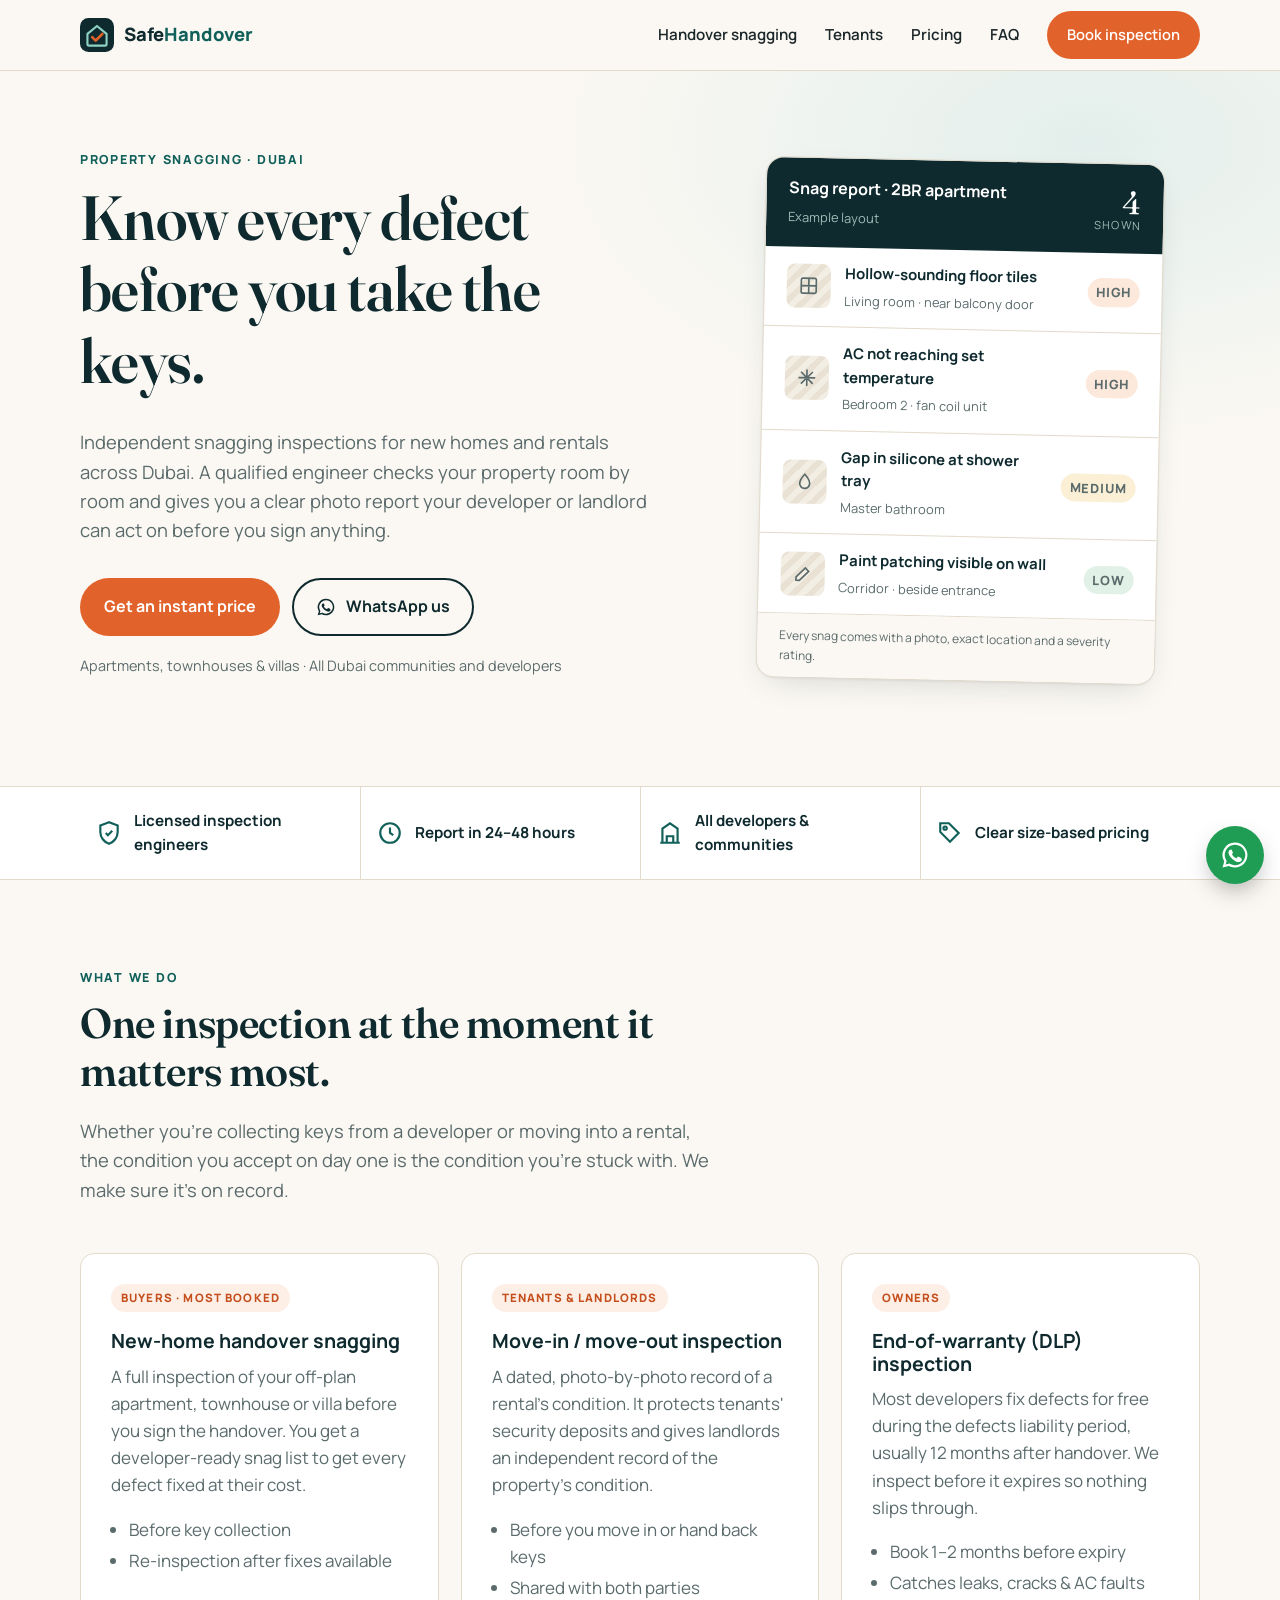
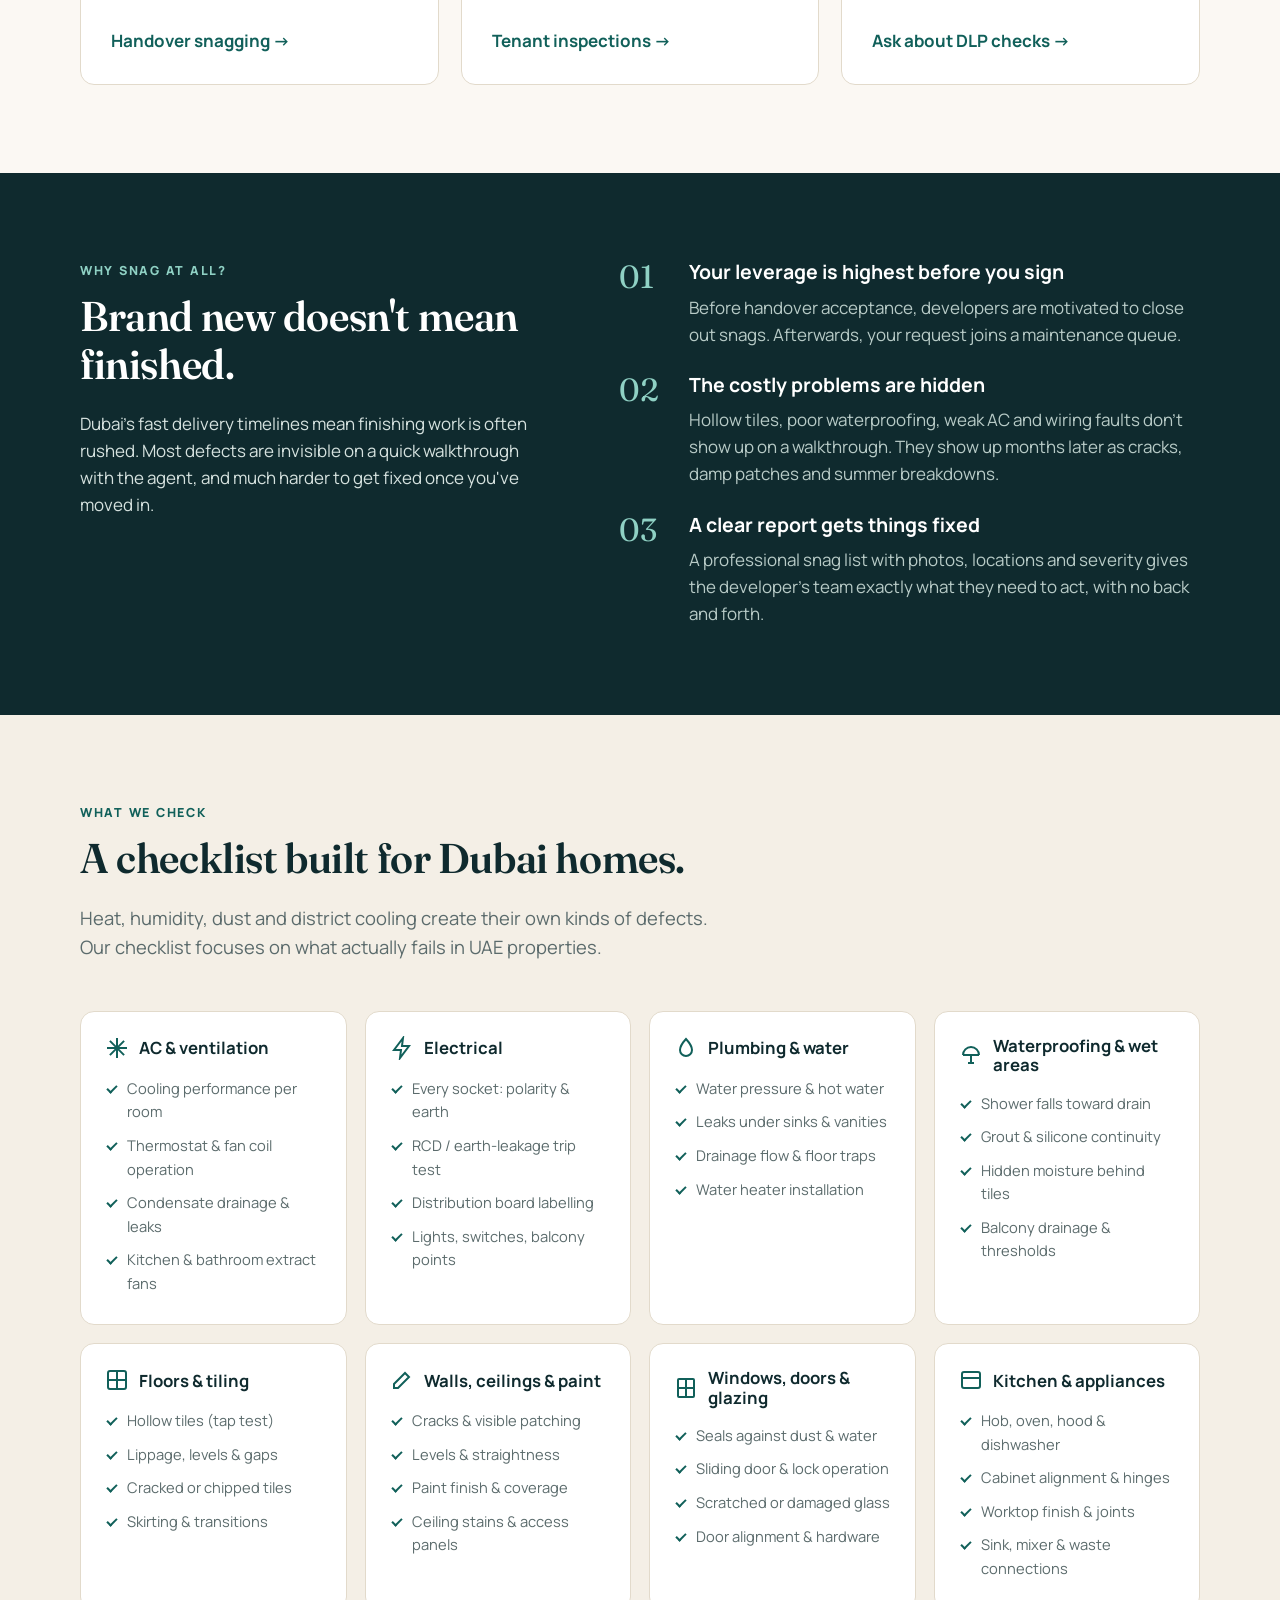
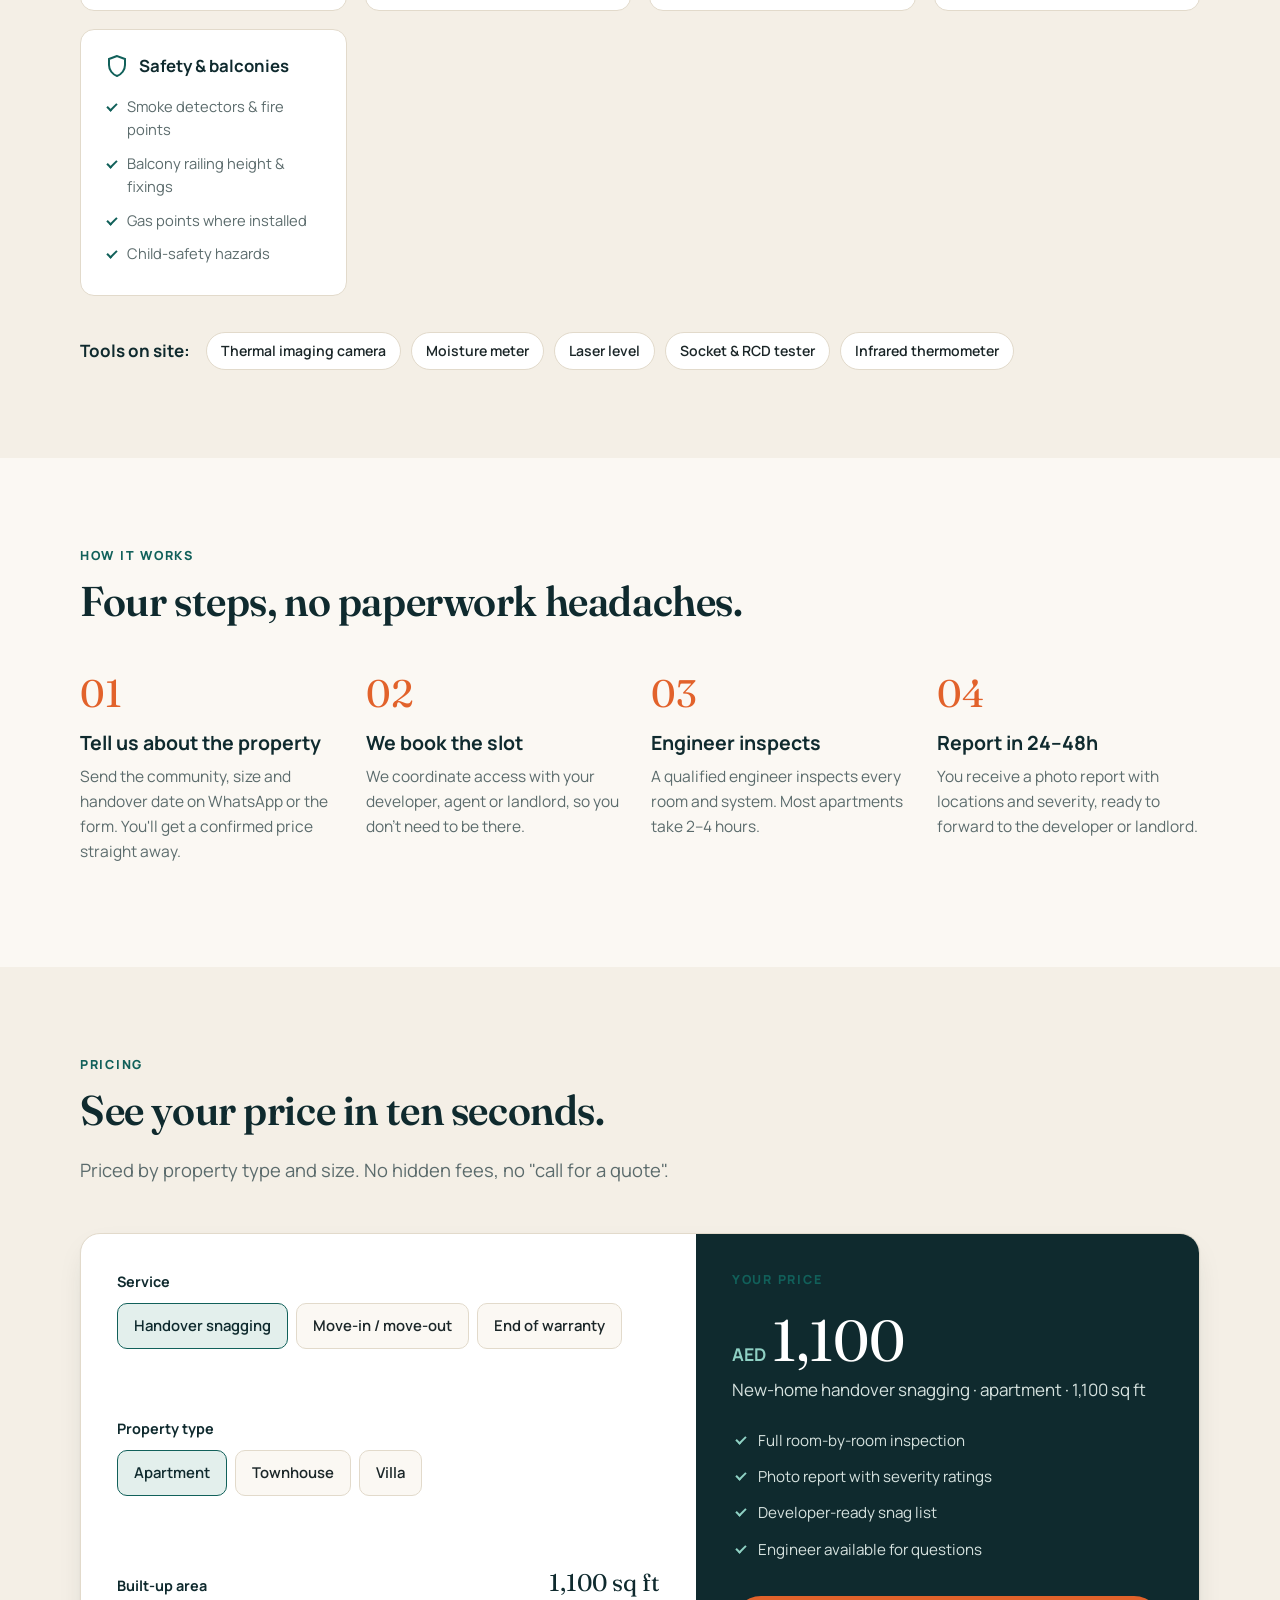
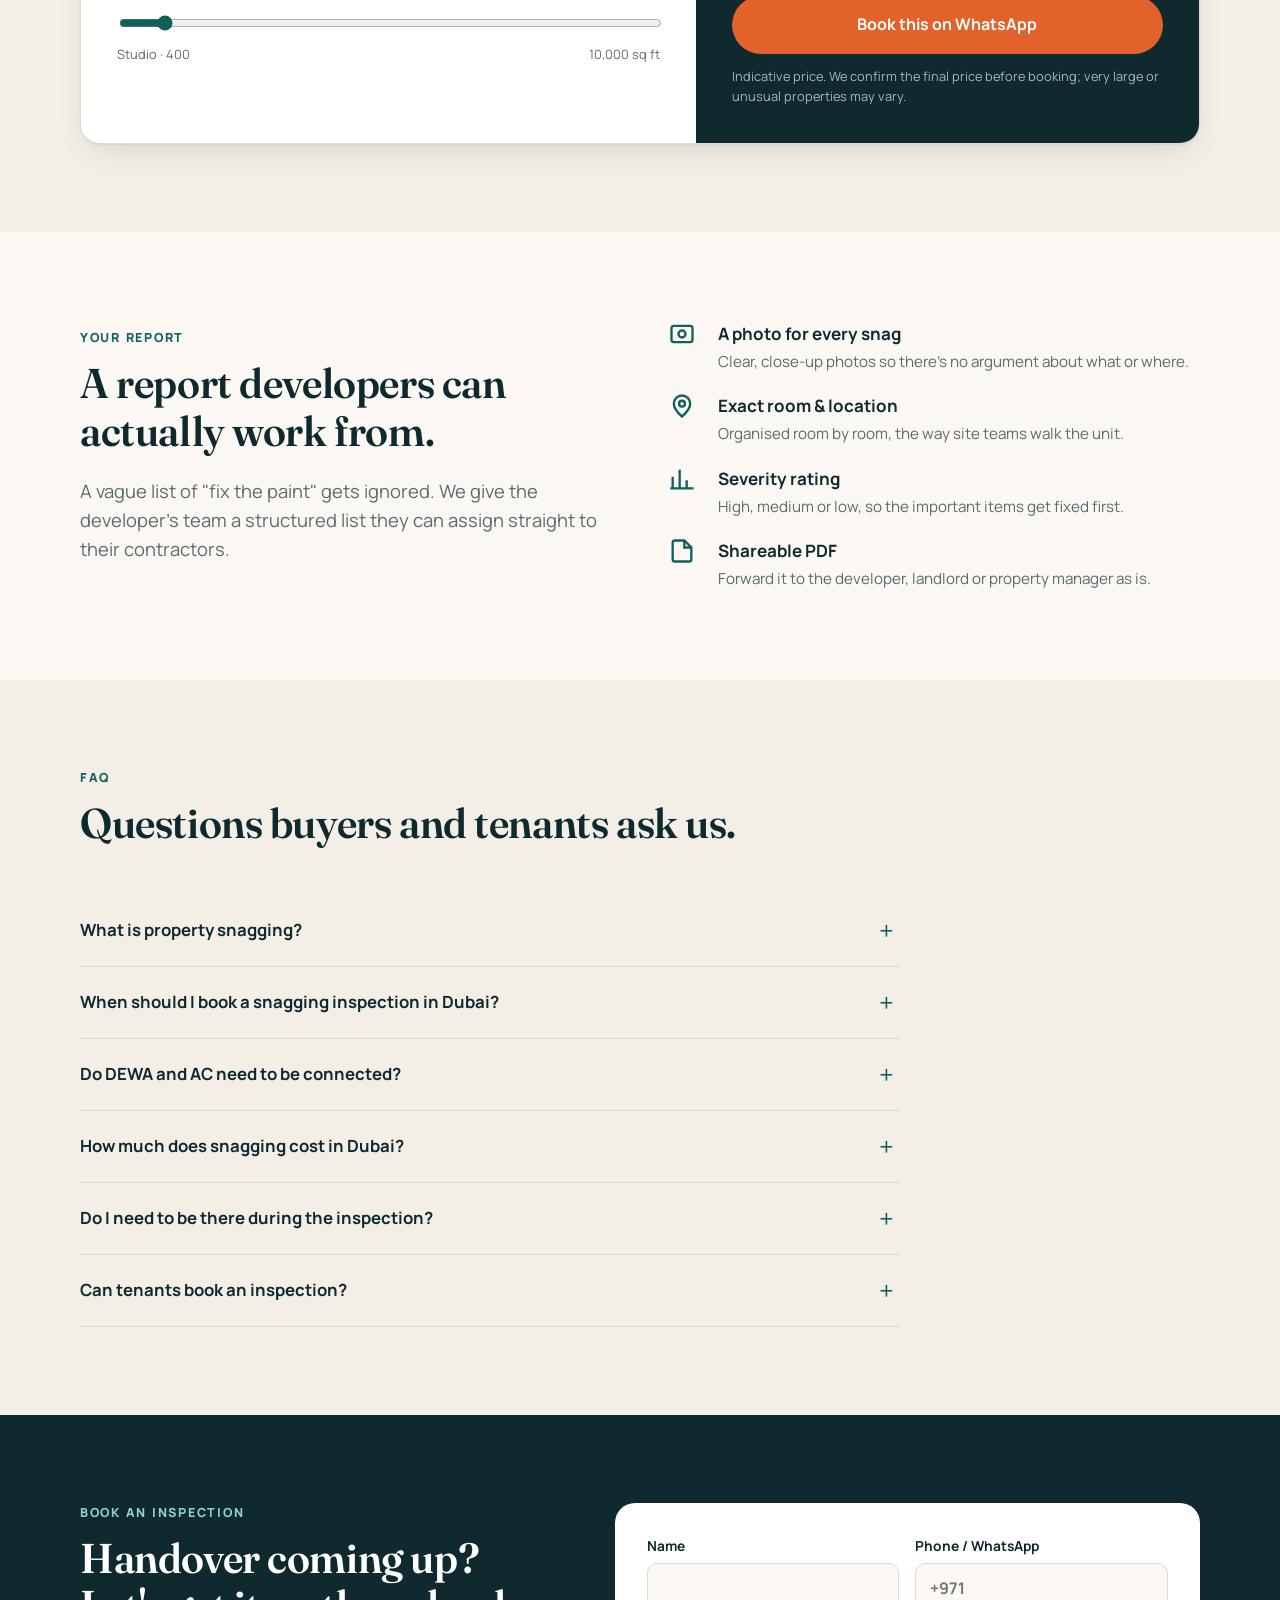
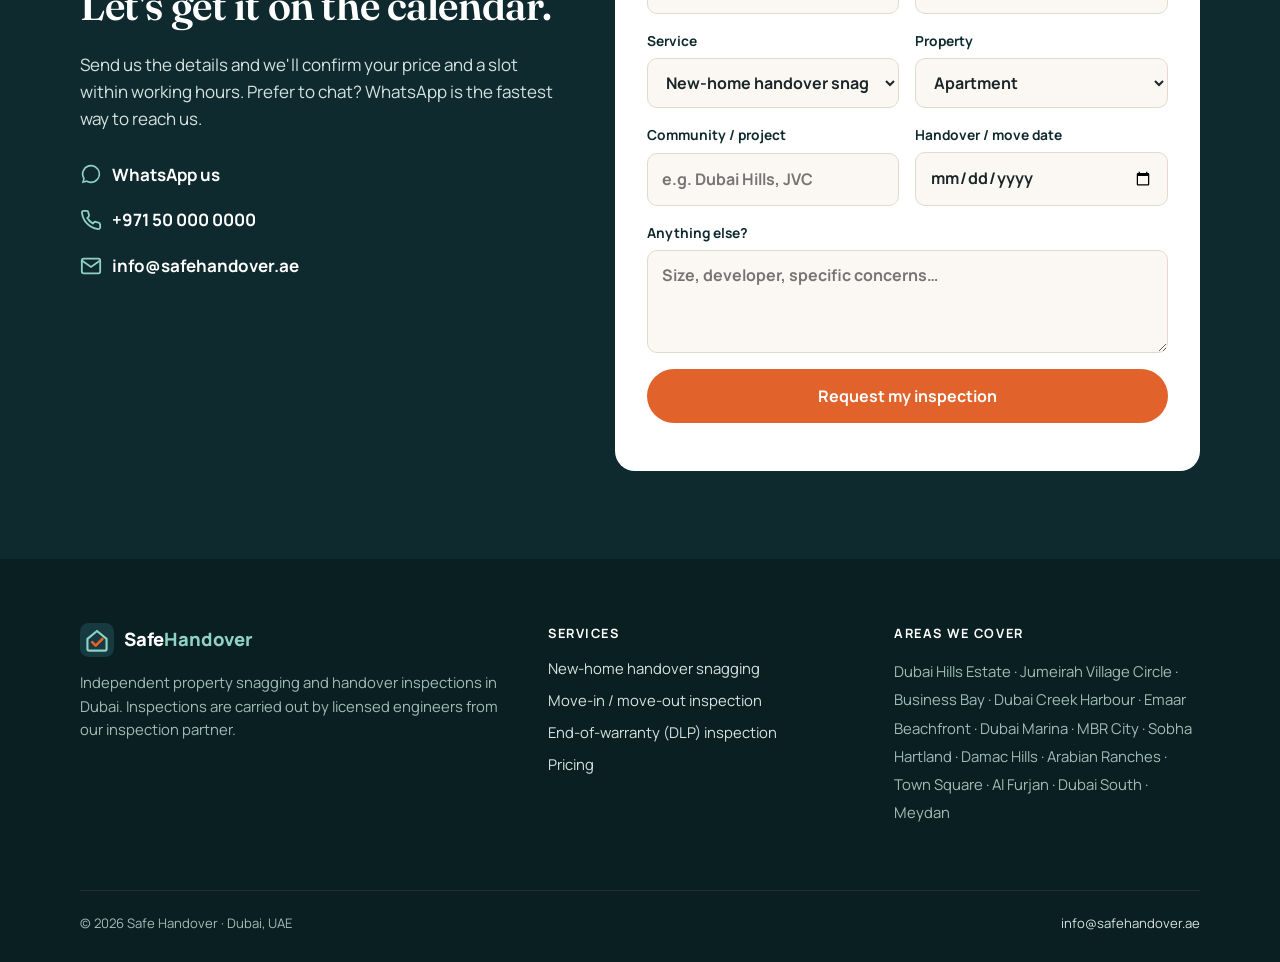
<file: index.html>
<!doctype html>
<html lang="en">
<head>
<meta charset="utf-8">
<meta name="viewport" content="width=device-width, initial-scale=1">
<!-- Google tag (gtag.js) -->
<script async src="https://www.googletagmanager.com/gtag/js?id=G-9QP46VH13N"></script>
<script>
  window.dataLayer = window.dataLayer || [];
  function gtag(){dataLayer.push(arguments);}
  gtag('js', new Date());
  gtag('config', 'G-9QP46VH13N');
</script>
<title>Property Snagging Dubai | New Home Handover Inspection | Safe Handover</title>
<meta name="description" content="Independent snagging inspections in Dubai for new-home handovers, end-of-warranty checks and tenant move-in/move-out. Licensed engineers, photo report in 24–48 hours, instant size-based pricing.">
<link rel="canonical" href="https://safehandover.ae/">
<meta name="theme-color" content="#0f2a2e">
<link rel="icon" href="/assets/favicon.svg" type="image/svg+xml">
<meta property="og:type" content="website">
<meta property="og:site_name" content="Safe Handover">
<meta property="og:title" content="Property Snagging Dubai | Safe Handover">
<meta property="og:description" content="Know every defect before you take the keys. Snagging inspections for new homes and rentals across Dubai.">
<meta property="og:url" content="https://safehandover.ae/">
<meta property="og:locale" content="en_AE">
<link rel="preconnect" href="https://fonts.googleapis.com">
<link rel="preconnect" href="https://fonts.gstatic.com" crossorigin>
<link href="https://fonts.googleapis.com/css2?family=Fraunces:opsz,wght@9..144,500;9..144,600&family=Manrope:wght@400;600;700;800&display=swap" rel="stylesheet">
<link rel="stylesheet" href="/assets/styles.css">
<script type="application/ld+json">
{
  "@context": "https://schema.org",
  "@graph": [
    {
      "@type": "HomeAndConstructionBusiness",
      "@id": "https://safehandover.ae/#business",
      "name": "Safe Handover",
      "url": "https://safehandover.ae/",
      "logo": "https://safehandover.ae/assets/favicon.svg",
      "description": "Property snagging and handover inspections for new homes, end-of-warranty checks and tenant move-in/move-out in Dubai.",
      "areaServed": [{ "@type": "City", "name": "Dubai" }],
      "priceRange": "AED 500 – AED 5,000",
      "currenciesAccepted": "AED",
      "openingHours": "Mo-Sa 08:00-20:00"
    },
    {
      "@type": "WebSite",
      "@id": "https://safehandover.ae/#website",
      "url": "https://safehandover.ae/",
      "name": "Safe Handover",
      "publisher": { "@id": "https://safehandover.ae/#business" }
    },
    {
      "@type": "FAQPage",
      "mainEntity": [
        { "@type": "Question", "name": "What is property snagging?", "acceptedAnswer": { "@type": "Answer", "text": "Snagging is a detailed inspection of a property to find defects, incomplete work and items that don't meet the agreed standard. The result is a snag list the developer, landlord or contractor can use to fix everything before you accept the property." } },
        { "@type": "Question", "name": "When should I book a snagging inspection in Dubai?", "acceptedAnswer": { "@type": "Answer", "text": "Book as soon as your developer issues the handover or inspection notice, and before you sign the handover acceptance. Once you sign, you have less leverage to get items fixed quickly." } },
        { "@type": "Question", "name": "Do DEWA and AC need to be connected?", "acceptedAnswer": { "@type": "Answer", "text": "Yes. Electricity, water and cooling (including district cooling where applicable) should be active so the engineer can test sockets, water pressure, drainage, water heaters and AC performance." } },
        { "@type": "Question", "name": "How much does snagging cost in Dubai?", "acceptedAnswer": { "@type": "Answer", "text": "Our pricing is based on property type and size. Use the instant price calculator on this page for an indicative quote; we confirm the final price before booking." } },
        { "@type": "Question", "name": "Do I need to be there during the inspection?", "acceptedAnswer": { "@type": "Answer", "text": "No. Many clients are overseas. We coordinate access with the developer or agent and send you the full photo report. You're welcome to join if you'd like to see the property." } },
        { "@type": "Question", "name": "Can tenants book an inspection?", "acceptedAnswer": { "@type": "Answer", "text": "Yes. A move-in inspection records the condition of a rental before you move in, so you have dated photo evidence when it's time to get your security deposit back." } }
      ]
    }
  ]
}
</script>
</head>
<body>
<a class="skip" href="#main">Skip to content</a>

<header class="site-header">
  <div class="wrap">
    <a class="logo" href="/" aria-label="Safe Handover home">
      <svg viewBox="0 0 64 64" aria-hidden="true"><rect width="64" height="64" rx="16" fill="#0f2a2e"/><path d="M14 30 32 15l18 15v19a3 3 0 0 1-3 3H17a3 3 0 0 1-3-3Z" fill="none" stroke="#8fd1c4" stroke-width="4" stroke-linejoin="round"/><path d="m23 36 6.5 6.5L42 30" fill="none" stroke="#e2622b" stroke-width="5" stroke-linecap="round" stroke-linejoin="round"/></svg>
      <span class="wordmark">Safe<b>Handover</b></span>
    </a>
    <nav class="nav" aria-label="Main">
      <a href="/handover-snagging/">Handover snagging</a>
      <a href="/move-in-move-out-inspection/">Tenants</a>
      <a href="/#pricing">Pricing</a>
      <a href="/#faq">FAQ</a>
      <a class="btn btn--primary" href="/#book">Book inspection</a>
    </nav>
  </div>
</header>

<main id="main">

<!-- Hero -->
<section class="hero">
  <div class="wrap">
    <div>
      <span class="eyebrow">Property snagging · Dubai</span>
      <h1>Know every defect before you take the keys.</h1>
      <p class="lede">Independent snagging inspections for new homes and rentals across Dubai. A qualified engineer checks your property room by room and gives you a clear photo report your developer or landlord can act on before you sign anything.</p>
      <div class="hero-ctas">
        <a class="btn btn--primary" href="#pricing">Get an instant price</a>
        <a class="btn btn--ghost" data-wa data-where="hero" href="#book">
          <svg viewBox="0 0 24 24" fill="currentColor" aria-hidden="true"><path d="M12 2a10 10 0 0 0-8.6 15.1L2 22l5-1.3A10 10 0 1 0 12 2Zm0 18.2a8.2 8.2 0 0 1-4.2-1.2l-.3-.2-3 .8.8-2.9-.2-.3A8.2 8.2 0 1 1 12 20.2Zm4.5-6.1c-.2-.1-1.5-.7-1.7-.8-.2-.1-.4-.1-.6.1l-.8 1c-.1.2-.3.2-.5.1a6.7 6.7 0 0 1-3.3-2.9c-.3-.4.3-.4.7-1.3.1-.2 0-.3 0-.4l-.8-1.8c-.2-.5-.4-.4-.6-.4h-.5a1 1 0 0 0-.7.3 3 3 0 0 0-.9 2.2 5.2 5.2 0 0 0 1.1 2.7 11.8 11.8 0 0 0 4.5 4c1.7.7 2.3.8 3.2.6.5-.1 1.5-.6 1.7-1.2.2-.6.2-1.1.2-1.2-.1-.1-.3-.2-.5-.3Z"/></svg>
          WhatsApp us
        </a>
      </div>
      <p class="hero-note">Apartments, townhouses &amp; villas · All Dubai communities and developers</p>
    </div>

    <figure class="report" aria-label="Example of a snag report">
      <div class="report-top">
        <div><strong>Snag report · 2BR apartment</strong><small>Example layout</small></div>
        <div class="report-count">4<small>shown</small></div>
      </div>
      <div class="snag">
        <div class="snag-thumb"><svg viewBox="0 0 24 24" fill="none" stroke="currentColor" stroke-width="2"><rect x="3" y="3" width="18" height="18" rx="2"/><path d="M3 12h18M12 3v18"/></svg></div>
        <div><b>Hollow-sounding floor tiles</b><span>Living room · near balcony door</span></div>
        <span class="tag tag--high">High</span>
      </div>
      <div class="snag">
        <div class="snag-thumb"><svg viewBox="0 0 24 24" fill="none" stroke="currentColor" stroke-width="2"><path d="M12 2v20M4.9 4.9l14.2 14.2M2 12h20M4.9 19.1 19.1 4.9"/></svg></div>
        <div><b>AC not reaching set temperature</b><span>Bedroom 2 · fan coil unit</span></div>
        <span class="tag tag--high">High</span>
      </div>
      <div class="snag">
        <div class="snag-thumb"><svg viewBox="0 0 24 24" fill="none" stroke="currentColor" stroke-width="2"><path d="M12 3s6 6.5 6 11a6 6 0 0 1-12 0c0-4.5 6-11 6-11Z"/></svg></div>
        <div><b>Gap in silicone at shower tray</b><span>Master bathroom</span></div>
        <span class="tag tag--med">Medium</span>
      </div>
      <div class="snag">
        <div class="snag-thumb"><svg viewBox="0 0 24 24" fill="none" stroke="currentColor" stroke-width="2"><path d="M4 20h4L19 9l-4-4L4 16v4Z"/></svg></div>
        <div><b>Paint patching visible on wall</b><span>Corridor · beside entrance</span></div>
        <span class="tag tag--low">Low</span>
      </div>
      <figcaption class="report-foot">Every snag comes with a photo, exact location and a severity rating.</figcaption>
    </figure>
  </div>
</section>

<!-- Trust strip -->
<div class="trust">
  <div class="wrap">
    <div class="trust-item"><svg viewBox="0 0 24 24" fill="none" stroke="currentColor" stroke-width="2"><path d="M12 2 4 5v6c0 5 3.4 9.4 8 11 4.6-1.6 8-6 8-11V5l-8-3Z"/><path d="m9 12 2 2 4-4"/></svg>Licensed inspection engineers</div>
    <div class="trust-item"><svg viewBox="0 0 24 24" fill="none" stroke="currentColor" stroke-width="2"><circle cx="12" cy="12" r="9"/><path d="M12 7v5l3 2"/></svg>Report in 24–48 hours</div>
    <div class="trust-item"><svg viewBox="0 0 24 24" fill="none" stroke="currentColor" stroke-width="2"><path d="M3 21h18M5 21V8l7-5 7 5v13M9 21v-6h6v6"/></svg>All developers &amp; communities</div>
    <div class="trust-item"><svg viewBox="0 0 24 24" fill="none" stroke="currentColor" stroke-width="2"><path d="M20 12 12 20l-9-9V3h8l9 9Z"/><circle cx="7.5" cy="7.5" r="1.5"/></svg>Clear size-based pricing</div>
  </div>
</div>

<!-- Services -->
<section class="section" id="services">
  <div class="wrap">
    <div class="section-head">
      <span class="eyebrow">What we do</span>
      <h2>One inspection at the moment it matters most.</h2>
      <p class="lede">Whether you're collecting keys from a developer or moving into a rental, the condition you accept on day one is the condition you're stuck with. We make sure it's on record.</p>
    </div>
    <div class="grid-3">
      <article class="card">
        <span class="badge">Buyers · most booked</span>
        <h3>New-home handover snagging</h3>
        <p>A full inspection of your off-plan apartment, townhouse or villa before you sign the handover. You get a developer-ready snag list to get every defect fixed at their cost.</p>
        <ul><li>Before key collection</li><li>Re-inspection after fixes available</li></ul>
        <a class="link" href="/handover-snagging/">Handover snagging</a>
      </article>
      <article class="card">
        <span class="badge">Tenants &amp; landlords</span>
        <h3>Move-in / move-out inspection</h3>
        <p>A dated, photo-by-photo record of a rental's condition. It protects tenants' security deposits and gives landlords an independent record of the property's condition.</p>
        <ul><li>Before you move in or hand back keys</li><li>Shared with both parties</li></ul>
        <a class="link" href="/move-in-move-out-inspection/">Tenant inspections</a>
      </article>
      <article class="card">
        <span class="badge">Owners</span>
        <h3>End-of-warranty (DLP) inspection</h3>
        <p>Most developers fix defects for free during the defects liability period, usually 12 months after handover. We inspect before it expires so nothing slips through.</p>
        <ul><li>Book 1–2 months before expiry</li><li>Catches leaks, cracks &amp; AC faults</li></ul>
        <a class="link" href="#book">Ask about DLP checks</a>
      </article>
    </div>
  </div>
</section>

<!-- Why -->
<section class="section section--ink">
  <div class="wrap why">
    <div>
      <span class="eyebrow">Why snag at all?</span>
      <h2>Brand new doesn't mean finished.</h2>
      <p>Dubai's fast delivery timelines mean finishing work is often rushed. Most defects are invisible on a quick walkthrough with the agent, and much harder to get fixed once you've moved in.</p>
    </div>
    <div class="why-points">
      <div class="why-point"><span class="why-num">01</span><div><h3>Your leverage is highest before you sign</h3><p>Before handover acceptance, developers are motivated to close out snags. Afterwards, your request joins a maintenance queue.</p></div></div>
      <div class="why-point"><span class="why-num">02</span><div><h3>The costly problems are hidden</h3><p>Hollow tiles, poor waterproofing, weak AC and wiring faults don't show up on a walkthrough. They show up months later as cracks, damp patches and summer breakdowns.</p></div></div>
      <div class="why-point"><span class="why-num">03</span><div><h3>A clear report gets things fixed</h3><p>A professional snag list with photos, locations and severity gives the developer's team exactly what they need to act, with no back and forth.</p></div></div>
    </div>
  </div>
</section>

<!-- What we check -->
<section class="section section--sand" id="checklist">
  <div class="wrap">
    <div class="section-head">
      <span class="eyebrow">What we check</span>
      <h2>A checklist built for Dubai homes.</h2>
      <p class="lede">Heat, humidity, dust and district cooling create their own kinds of defects. Our checklist focuses on what actually fails in UAE properties.</p>
    </div>
    <div class="checks">
      <div class="check"><h3><svg viewBox="0 0 24 24" fill="none" stroke="currentColor" stroke-width="2"><path d="M12 2v20M4.9 4.9l14.2 14.2M2 12h20M4.9 19.1 19.1 4.9"/></svg>AC &amp; ventilation</h3><ul><li>Cooling performance per room</li><li>Thermostat &amp; fan coil operation</li><li>Condensate drainage &amp; leaks</li><li>Kitchen &amp; bathroom extract fans</li></ul></div>
      <div class="check"><h3><svg viewBox="0 0 24 24" fill="none" stroke="currentColor" stroke-width="2"><path d="M13 2 4 14h7l-1 8 9-12h-7l1-8Z"/></svg>Electrical</h3><ul><li>Every socket: polarity &amp; earth</li><li>RCD / earth-leakage trip test</li><li>Distribution board labelling</li><li>Lights, switches, balcony points</li></ul></div>
      <div class="check"><h3><svg viewBox="0 0 24 24" fill="none" stroke="currentColor" stroke-width="2"><path d="M12 3s6 6.5 6 11a6 6 0 0 1-12 0c0-4.5 6-11 6-11Z"/></svg>Plumbing &amp; water</h3><ul><li>Water pressure &amp; hot water</li><li>Leaks under sinks &amp; vanities</li><li>Drainage flow &amp; floor traps</li><li>Water heater installation</li></ul></div>
      <div class="check"><h3><svg viewBox="0 0 24 24" fill="none" stroke="currentColor" stroke-width="2"><path d="M4 12h16M4 12a8 8 0 0 1 16 0M12 12v8M9 20h6"/></svg>Waterproofing &amp; wet areas</h3><ul><li>Shower falls toward drain</li><li>Grout &amp; silicone continuity</li><li>Hidden moisture behind tiles</li><li>Balcony drainage &amp; thresholds</li></ul></div>
      <div class="check"><h3><svg viewBox="0 0 24 24" fill="none" stroke="currentColor" stroke-width="2"><rect x="3" y="3" width="18" height="18" rx="2"/><path d="M3 12h18M12 3v18"/></svg>Floors &amp; tiling</h3><ul><li>Hollow tiles (tap test)</li><li>Lippage, levels &amp; gaps</li><li>Cracked or chipped tiles</li><li>Skirting &amp; transitions</li></ul></div>
      <div class="check"><h3><svg viewBox="0 0 24 24" fill="none" stroke="currentColor" stroke-width="2"><path d="M4 20h4L19 9l-4-4L4 16v4Z"/></svg>Walls, ceilings &amp; paint</h3><ul><li>Cracks &amp; visible patching</li><li>Levels &amp; straightness</li><li>Paint finish &amp; coverage</li><li>Ceiling stains &amp; access panels</li></ul></div>
      <div class="check"><h3><svg viewBox="0 0 24 24" fill="none" stroke="currentColor" stroke-width="2"><rect x="4" y="3" width="16" height="18" rx="1"/><path d="M12 3v18M4 12h16"/></svg>Windows, doors &amp; glazing</h3><ul><li>Seals against dust &amp; water</li><li>Sliding door &amp; lock operation</li><li>Scratched or damaged glass</li><li>Door alignment &amp; hardware</li></ul></div>
      <div class="check"><h3><svg viewBox="0 0 24 24" fill="none" stroke="currentColor" stroke-width="2"><rect x="3" y="4" width="18" height="16" rx="2"/><path d="M3 10h18M8 15h.01M12 15h.01"/></svg>Kitchen &amp; appliances</h3><ul><li>Hob, oven, hood &amp; dishwasher</li><li>Cabinet alignment &amp; hinges</li><li>Worktop finish &amp; joints</li><li>Sink, mixer &amp; waste connections</li></ul></div>
      <div class="check"><h3><svg viewBox="0 0 24 24" fill="none" stroke="currentColor" stroke-width="2"><path d="M12 2 4 5v6c0 5 3.4 9.4 8 11 4.6-1.6 8-6 8-11V5l-8-3Z"/></svg>Safety &amp; balconies</h3><ul><li>Smoke detectors &amp; fire points</li><li>Balcony railing height &amp; fixings</li><li>Gas points where installed</li><li>Child-safety hazards</li></ul></div>
    </div>
    <div class="tools">
      <strong>Tools on site:</strong>
      <span class="chip">Thermal imaging camera</span>
      <span class="chip">Moisture meter</span>
      <span class="chip">Laser level</span>
      <span class="chip">Socket &amp; RCD tester</span>
      <span class="chip">Infrared thermometer</span>
    </div>
  </div>
</section>

<!-- How it works -->
<section class="section" id="how">
  <div class="wrap">
    <div class="section-head">
      <span class="eyebrow">How it works</span>
      <h2>Four steps, no paperwork headaches.</h2>
    </div>
    <div class="steps">
      <div class="step"><h3>Tell us about the property</h3><p>Send the community, size and handover date on WhatsApp or the form. You'll get a confirmed price straight away.</p></div>
      <div class="step"><h3>We book the slot</h3><p>We coordinate access with your developer, agent or landlord, so you don't need to be there.</p></div>
      <div class="step"><h3>Engineer inspects</h3><p>A qualified engineer inspects every room and system. Most apartments take 2–4 hours.</p></div>
      <div class="step"><h3>Report in 24–48h</h3><p>You receive a photo report with locations and severity, ready to forward to the developer or landlord.</p></div>
    </div>
  </div>
</section>

<!-- Pricing -->
<section class="section section--sand" id="pricing">
  <div class="wrap">
    <div class="section-head">
      <span class="eyebrow">Pricing</span>
      <h2>See your price in ten seconds.</h2>
      <p class="lede">Priced by property type and size. No hidden fees, no "call for a quote".</p>
    </div>
    <div class="calc">
      <form class="calc-form" id="calc" onsubmit="return false">
        <div>
          <span class="field-label">Service</span>
          <div class="seg">
            <input type="radio" name="service" id="s-handover" value="handover" checked><label for="s-handover">Handover snagging</label>
            <input type="radio" name="service" id="s-tenancy" value="tenancy"><label for="s-tenancy">Move-in / move-out</label>
            <input type="radio" name="service" id="s-dlp" value="dlp"><label for="s-dlp">End of warranty</label>
          </div>
        </div>
        <div>
          <span class="field-label">Property type</span>
          <div class="seg">
            <input type="radio" name="ptype" id="t-apartment" value="apartment" checked><label for="t-apartment">Apartment</label>
            <input type="radio" name="ptype" id="t-townhouse" value="townhouse"><label for="t-townhouse">Townhouse</label>
            <input type="radio" name="ptype" id="t-villa" value="villa"><label for="t-villa">Villa</label>
          </div>
        </div>
        <div>
          <div class="size-row"><label class="field-label" for="size">Built-up area</label><span class="size-out" id="size-out">1,100 sq ft</span></div>
          <input type="range" id="size" min="400" max="10000" step="50" value="1100">
          <div class="range-ends"><span>Studio · 400</span><span>10,000 sq ft</span></div>
        </div>
      </form>
      <div class="calc-result" aria-live="polite">
        <span class="eyebrow">Your price</span>
        <div class="price"><small>AED</small><span id="price-out">1,100</span></div>
        <span id="price-summary">New-home handover snagging · apartment · 1,100 sq ft</span>
        <ul>
          <li>Full room-by-room inspection</li>
          <li>Photo report with severity ratings</li>
          <li>Developer-ready snag list</li>
          <li>Engineer available for questions</li>
        </ul>
        <a class="btn btn--primary" id="price-book" href="#book">Book this on WhatsApp</a>
        <p class="calc-note">Indicative price. We confirm the final price before booking; very large or unusual properties may vary.</p>
      </div>
    </div>
  </div>
</section>

<!-- Report -->
<section class="section" id="report">
  <div class="wrap split">
    <div>
      <span class="eyebrow">Your report</span>
      <h2>A report developers can actually work from.</h2>
      <p class="lede">A vague list of "fix the paint" gets ignored. We give the developer's team a structured list they can assign straight to their contractors.</p>
    </div>
    <ul class="feature-list">
      <li><svg viewBox="0 0 24 24" fill="none" stroke="currentColor" stroke-width="2"><rect x="3" y="5" width="18" height="14" rx="2"/><circle cx="12" cy="12" r="3"/></svg><div><b>A photo for every snag</b><span>Clear, close-up photos so there's no argument about what or where.</span></div></li>
      <li><svg viewBox="0 0 24 24" fill="none" stroke="currentColor" stroke-width="2"><path d="M12 21s-7-6.1-7-11a7 7 0 0 1 14 0c0 4.9-7 11-7 11Z"/><circle cx="12" cy="10" r="2.5"/></svg><div><b>Exact room &amp; location</b><span>Organised room by room, the way site teams walk the unit.</span></div></li>
      <li><svg viewBox="0 0 24 24" fill="none" stroke="currentColor" stroke-width="2"><path d="M4 20V10M10 20V4M16 20v-7M22 20H2"/></svg><div><b>Severity rating</b><span>High, medium or low, so the important items get fixed first.</span></div></li>
      <li><svg viewBox="0 0 24 24" fill="none" stroke="currentColor" stroke-width="2"><path d="M14 3H6a2 2 0 0 0-2 2v14a2 2 0 0 0 2 2h12a2 2 0 0 0 2-2V9l-6-6Z"/><path d="M14 3v6h6"/></svg><div><b>Shareable PDF</b><span>Forward it to the developer, landlord or property manager as is.</span></div></li>
    </ul>
  </div>
</section>

<!-- FAQ -->
<section class="section section--sand" id="faq">
  <div class="wrap">
    <div class="section-head">
      <span class="eyebrow">FAQ</span>
      <h2>Questions buyers and tenants ask us.</h2>
    </div>
    <div class="faq">
      <details><summary>What is property snagging?</summary><p>Snagging is a detailed inspection of a property to find defects, incomplete work and items that don't meet the agreed standard. The result is a snag list the developer, landlord or contractor can use to fix everything before you accept the property.</p></details>
      <details><summary>When should I book a snagging inspection in Dubai?</summary><p>Book as soon as your developer issues the handover or inspection notice, and before you sign the handover acceptance. Once you sign, you have less leverage to get items fixed quickly.</p></details>
      <details><summary>Do DEWA and AC need to be connected?</summary><p>Yes. Electricity, water and cooling (including district cooling where applicable) should be active so the engineer can test sockets, water pressure, drainage, water heaters and AC performance.</p></details>
      <details><summary>How much does snagging cost in Dubai?</summary><p>Our pricing is based on property type and size. Use the <a href="#pricing">instant price calculator</a> for an indicative quote; we confirm the final price before booking.</p></details>
      <details><summary>Do I need to be there during the inspection?</summary><p>No. Many clients are overseas. We coordinate access with the developer or agent and send you the full photo report. You're welcome to join if you'd like to see the property.</p></details>
      <details><summary>Can tenants book an inspection?</summary><p>Yes. A move-in inspection records the condition of a rental before you move in, so you have dated photo evidence when it's time to get your security deposit back. <a href="/move-in-move-out-inspection/">More on tenant inspections</a>.</p></details>
    </div>
  </div>
</section>

<!-- Book -->
<section class="section section--ink" id="book">
  <div class="wrap book">
    <div>
      <span class="eyebrow">Book an inspection</span>
      <h2>Handover coming up? Let's get it on the calendar.</h2>
      <p>Send us the details and we'll confirm your price and a slot within working hours. Prefer to chat? WhatsApp is the fastest way to reach us.</p>
      <ul class="contact-lines">
        <li><a data-wa data-where="book" href="#"><svg viewBox="0 0 24 24" fill="currentColor"><path d="M12 2a10 10 0 0 0-8.6 15.1L2 22l5-1.3A10 10 0 1 0 12 2Zm0 18.2a8.2 8.2 0 0 1-4.2-1.2l-.3-.2-3 .8.8-2.9-.2-.3A8.2 8.2 0 1 1 12 20.2Z"/></svg><span class="val">WhatsApp us</span></a></li>
        <li><a data-phone href="#"><svg viewBox="0 0 24 24" fill="none" stroke="currentColor" stroke-width="2"><path d="M22 16.9v3a2 2 0 0 1-2.2 2 19.8 19.8 0 0 1-8.6-3.1 19.5 19.5 0 0 1-6-6A19.8 19.8 0 0 1 2.1 4.2 2 2 0 0 1 4.1 2h3a2 2 0 0 1 2 1.7c.1.9.4 1.8.7 2.7a2 2 0 0 1-.5 2.1L8 9.8a16 16 0 0 0 6 6l1.3-1.3a2 2 0 0 1 2.1-.4c.9.3 1.8.6 2.7.7a2 2 0 0 1 1.7 2Z"/></svg><span class="val"></span></a></li>
        <li><a data-email href="#"><svg viewBox="0 0 24 24" fill="none" stroke="currentColor" stroke-width="2"><rect x="2" y="4" width="20" height="16" rx="2"/><path d="m22 6-10 7L2 6"/></svg><span class="val"></span></a></li>
      </ul>
    </div>
    <form class="form" id="lead-form" novalidate>
      <label>Name<input name="name" autocomplete="name" required></label>
      <label>Phone / WhatsApp<input name="phone" type="tel" autocomplete="tel" placeholder="+971" required></label>
      <label>Service
        <select name="service">
          <option>New-home handover snagging</option>
          <option>Move-in / move-out inspection</option>
          <option>End-of-warranty (DLP) inspection</option>
          <option>Not sure yet</option>
        </select>
      </label>
      <label>Property
        <select name="property">
          <option>Apartment</option>
          <option>Townhouse</option>
          <option>Villa</option>
        </select>
      </label>
      <label>Community / project<input name="community" placeholder="e.g. Dubai Hills, JVC"></label>
      <label>Handover / move date<input name="date" type="date"></label>
      <label class="full">Anything else?<textarea name="message" rows="3" placeholder="Size, developer, specific concerns…"></textarea></label>
      <div class="full"><button class="btn btn--primary" type="submit">Request my inspection</button></div>
      <p class="form-msg full" role="status"></p>
    </form>
  </div>
</section>

</main>

<footer class="site-footer">
  <div class="wrap">
    <div class="footer-grid">
      <div>
        <a class="logo" href="/"><svg viewBox="0 0 64 64" aria-hidden="true" width="34" height="34"><rect width="64" height="64" rx="16" fill="#163a3f"/><path d="M14 30 32 15l18 15v19a3 3 0 0 1-3 3H17a3 3 0 0 1-3-3Z" fill="none" stroke="#8fd1c4" stroke-width="4" stroke-linejoin="round"/><path d="m23 36 6.5 6.5L42 30" fill="none" stroke="#e2622b" stroke-width="5" stroke-linecap="round" stroke-linejoin="round"/></svg><span class="wordmark">Safe<b>Handover</b></span></a>
        <p>Independent property snagging and handover inspections in Dubai. Inspections are carried out by licensed engineers from our inspection partner.</p>
      </div>
      <div>
        <h4>Services</h4>
        <ul>
          <li><a href="/handover-snagging/">New-home handover snagging</a></li>
          <li><a href="/move-in-move-out-inspection/">Move-in / move-out inspection</a></li>
          <li><a href="/#services">End-of-warranty (DLP) inspection</a></li>
          <li><a href="/#pricing">Pricing</a></li>
        </ul>
      </div>
      <div>
        <h4>Areas we cover</h4>
        <p class="areas">Dubai Hills Estate · Jumeirah Village Circle · Business Bay · Dubai Creek Harbour · Emaar Beachfront · Dubai Marina · MBR City · Sobha Hartland · Damac Hills · Arabian Ranches · Town Square · Al Furjan · Dubai South · Meydan</p>
      </div>
    </div>
    <div class="footer-bottom">
      <span>© <span data-year>2026</span> Safe Handover · Dubai, UAE</span>
      <span><a data-email href="#"><span class="val"></span></a></span>
    </div>
  </div>
</footer>

<a class="wa-float" data-wa data-where="float" href="#book" aria-label="Chat on WhatsApp"><svg viewBox="0 0 24 24" fill="currentColor"><path d="M12 2a10 10 0 0 0-8.6 15.1L2 22l5-1.3A10 10 0 1 0 12 2Zm0 18.2a8.2 8.2 0 0 1-4.2-1.2l-.3-.2-3 .8.8-2.9-.2-.3A8.2 8.2 0 1 1 12 20.2Zm4.5-6.1c-.2-.1-1.5-.7-1.7-.8-.2-.1-.4-.1-.6.1l-.8 1c-.1.2-.3.2-.5.1a6.7 6.7 0 0 1-3.3-2.9c-.3-.4.3-.4.7-1.3.1-.2 0-.3 0-.4l-.8-1.8c-.2-.5-.4-.4-.6-.4h-.5a1 1 0 0 0-.7.3 3 3 0 0 0-.9 2.2 5.2 5.2 0 0 0 1.1 2.7 11.8 11.8 0 0 0 4.5 4c1.7.7 2.3.8 3.2.6.5-.1 1.5-.6 1.7-1.2.2-.6.2-1.1.2-1.2-.1-.1-.3-.2-.5-.3Z"/></svg></a>

<script src="/assets/main.js" defer></script>
</body>
</html>
</file>
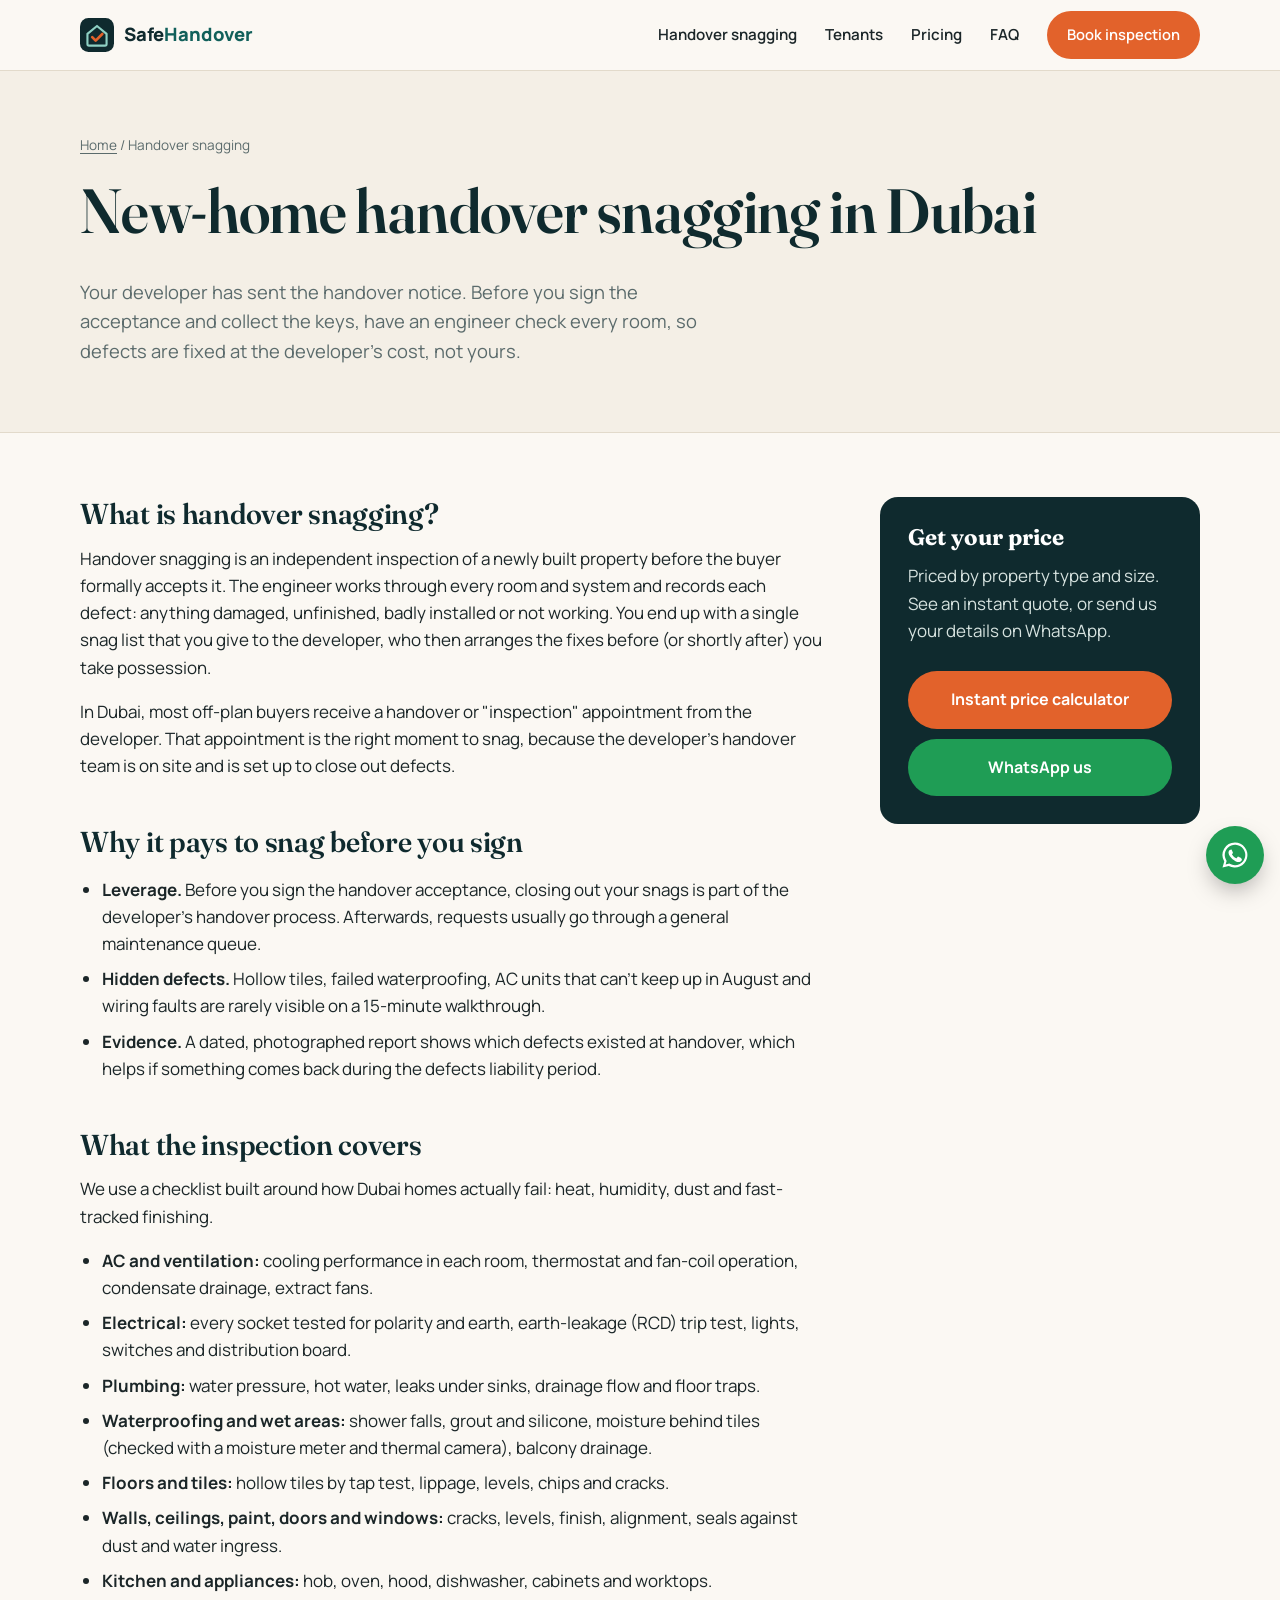
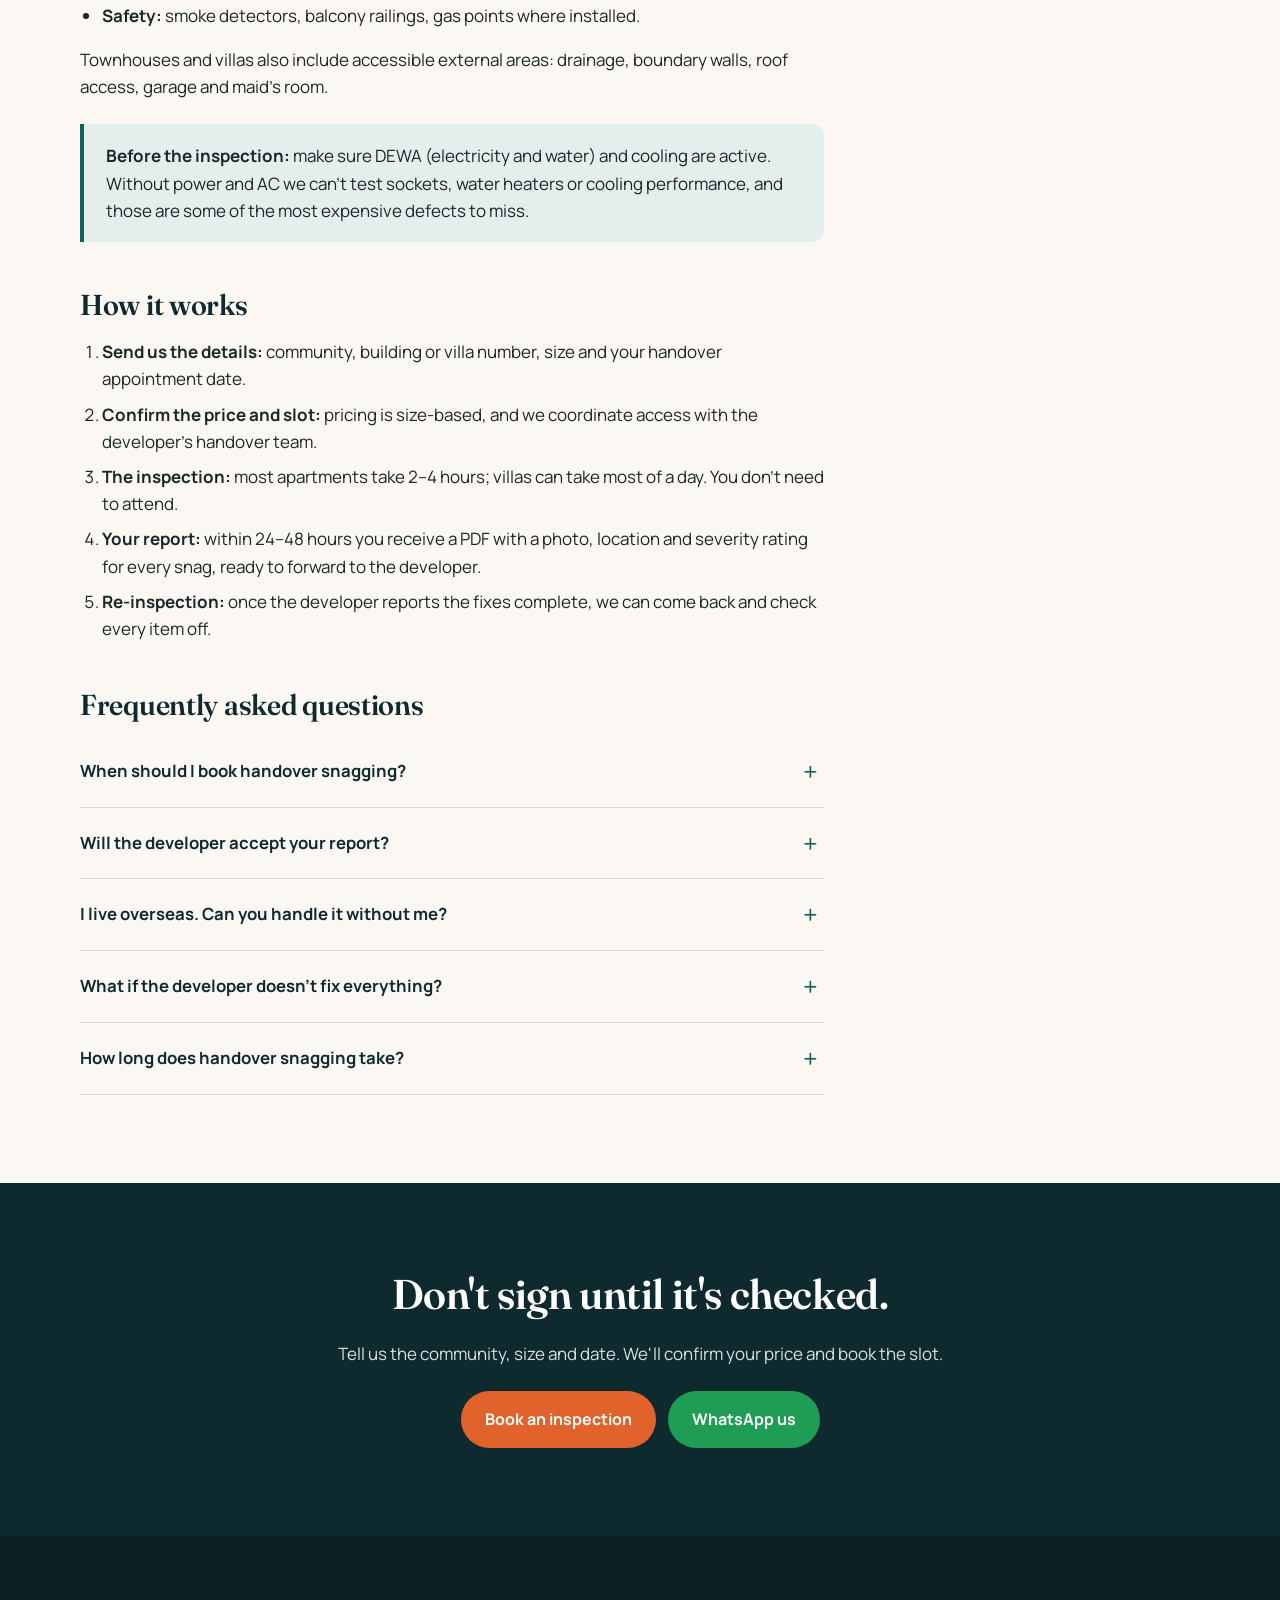
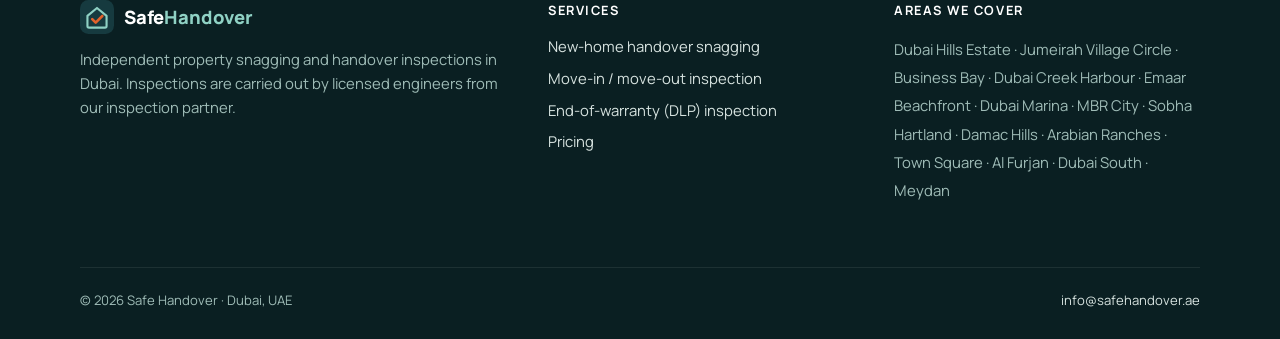
<file: handover-snagging/index.html>
<!doctype html>
<html lang="en">
<head>
<meta charset="utf-8">
<meta name="viewport" content="width=device-width, initial-scale=1">
<!-- Google tag (gtag.js) -->
<script async src="https://www.googletagmanager.com/gtag/js?id=G-9QP46VH13N"></script>
<script>
  window.dataLayer = window.dataLayer || [];
  function gtag(){dataLayer.push(arguments);}
  gtag('js', new Date());
  gtag('config', 'G-9QP46VH13N');
</script>
<title>New Home Handover Snagging Dubai | Pre-Handover Inspection | Safe Handover</title>
<meta name="description" content="Snagging inspection for off-plan apartments, townhouses and villas in Dubai before you sign the handover. Photo report with severity ratings, developer-ready snag list, re-inspection available.">
<link rel="canonical" href="https://safehandover.ae/handover-snagging/">
<meta name="theme-color" content="#0f2a2e">
<link rel="icon" href="/assets/favicon.svg" type="image/svg+xml">
<meta property="og:type" content="article">
<meta property="og:site_name" content="Safe Handover">
<meta property="og:title" content="New Home Handover Snagging Dubai | Pre-Handover Inspection | Safe Handover">
<meta property="og:description" content="Snagging inspection for off-plan apartments, townhouses and villas in Dubai before you sign the handover. Photo report with severity ratings, developer-ready snag list, re-inspection available.">
<meta property="og:url" content="https://safehandover.ae/handover-snagging/">
<meta property="og:locale" content="en_AE">
<link rel="preconnect" href="https://fonts.googleapis.com">
<link rel="preconnect" href="https://fonts.gstatic.com" crossorigin>
<link href="https://fonts.googleapis.com/css2?family=Fraunces:opsz,wght@9..144,500;9..144,600&family=Manrope:wght@400;600;700;800&display=swap" rel="stylesheet">
<link rel="stylesheet" href="/assets/styles.css">
<script type="application/ld+json">
{
  "@context": "https://schema.org",
  "@graph": [
    {
      "@type": "Service",
      "name": "Handover snagging",
      "serviceType": "Handover snagging",
      "provider": {
        "@id": "https://safehandover.ae/#business"
      },
      "areaServed": {
        "@type": "City",
        "name": "Dubai"
      },
      "url": "https://safehandover.ae/handover-snagging/"
    },
    {
      "@type": "BreadcrumbList",
      "itemListElement": [
        {
          "@type": "ListItem",
          "position": 1,
          "name": "Home",
          "item": "https://safehandover.ae/"
        },
        {
          "@type": "ListItem",
          "position": 2,
          "name": "Handover snagging",
          "item": "https://safehandover.ae/handover-snagging/"
        }
      ]
    },
    {
      "@type": "FAQPage",
      "mainEntity": [
        {
          "@type": "Question",
          "name": "When should I book handover snagging?",
          "acceptedAnswer": {
            "@type": "Answer",
            "text": "As soon as you receive the handover or inspection notice from your developer. Slots fill up around large handovers, so earlier is better, and always before you sign the handover acceptance."
          }
        },
        {
          "@type": "Question",
          "name": "Will the developer accept your report?",
          "acceptedAnswer": {
            "@type": "Answer",
            "text": "Developers routinely work from independent snag reports. Ours is organised room by room with photos and exact locations, the format site teams use to assign work to contractors."
          }
        },
        {
          "@type": "Question",
          "name": "I live overseas. Can you handle it without me?",
          "acceptedAnswer": {
            "@type": "Answer",
            "text": "Yes. We coordinate access with the developer, carry out the inspection and email you the full report. You can then forward it to the developer or authorise us to share it."
          }
        },
        {
          "@type": "Question",
          "name": "What if the developer doesn't fix everything?",
          "acceptedAnswer": {
            "@type": "Answer",
            "text": "Book a re-inspection after the developer says the work is done. We'll check each item and give you an updated report showing what's closed and what's still open."
          }
        },
        {
          "@type": "Question",
          "name": "How long does handover snagging take?",
          "acceptedAnswer": {
            "@type": "Answer",
            "text": "Typically 2–4 hours for an apartment and 4–8 hours for a villa, depending on size and how many defects we find."
          }
        }
      ]
    }
  ]
}
</script>
</head>
<body>
<a class="skip" href="#main">Skip to content</a>

<header class="site-header">
  <div class="wrap">
    <a class="logo" href="/" aria-label="Safe Handover home">
      <svg viewBox="0 0 64 64" aria-hidden="true"><rect width="64" height="64" rx="16" fill="#0f2a2e"/><path d="M14 30 32 15l18 15v19a3 3 0 0 1-3 3H17a3 3 0 0 1-3-3Z" fill="none" stroke="#8fd1c4" stroke-width="4" stroke-linejoin="round"/><path d="m23 36 6.5 6.5L42 30" fill="none" stroke="#e2622b" stroke-width="5" stroke-linecap="round" stroke-linejoin="round"/></svg>
      <span class="wordmark">Safe<b>Handover</b></span>
    </a>
    <nav class="nav" aria-label="Main">
      <a href="/handover-snagging/">Handover snagging</a>
      <a href="/move-in-move-out-inspection/">Tenants</a>
      <a href="/#pricing">Pricing</a>
      <a href="/#faq">FAQ</a>
      <a class="btn btn--primary" href="/#book">Book inspection</a>
    </nav>
  </div>
</header>

<main id="main">
<section class="page-hero">
  <div class="wrap">
    <nav class="crumbs" aria-label="Breadcrumb"><a href="/">Home</a> / Handover snagging</nav>
    <h1>New-home handover snagging in Dubai</h1>
    <p class="lede">Your developer has sent the handover notice. Before you sign the acceptance and collect the keys, have an engineer check every room, so defects are fixed at the developer's cost, not yours.</p>
  </div>
</section>

<div class="wrap article">
  <article>
    <h2>What is handover snagging?</h2>
    <p>Handover snagging is an independent inspection of a newly built property before the buyer formally accepts it. The engineer works through every room and system and records each defect: anything damaged, unfinished, badly installed or not working. You end up with a single snag list that you give to the developer, who then arranges the fixes before (or shortly after) you take possession.</p>
    <p>In Dubai, most off-plan buyers receive a handover or "inspection" appointment from the developer. That appointment is the right moment to snag, because the developer's handover team is on site and is set up to close out defects.</p>

    <h2>Why it pays to snag before you sign</h2>
    <ul>
      <li><strong>Leverage.</strong> Before you sign the handover acceptance, closing out your snags is part of the developer's handover process. Afterwards, requests usually go through a general maintenance queue.</li>
      <li><strong>Hidden defects.</strong> Hollow tiles, failed waterproofing, AC units that can't keep up in August and wiring faults are rarely visible on a 15-minute walkthrough.</li>
      <li><strong>Evidence.</strong> A dated, photographed report shows which defects existed at handover, which helps if something comes back during the defects liability period.</li>
    </ul>

    <h2>What the inspection covers</h2>
    <p>We use a checklist built around how Dubai homes actually fail: heat, humidity, dust and fast-tracked finishing.</p>
    <ul>
      <li><strong>AC and ventilation:</strong> cooling performance in each room, thermostat and fan-coil operation, condensate drainage, extract fans.</li>
      <li><strong>Electrical:</strong> every socket tested for polarity and earth, earth-leakage (RCD) trip test, lights, switches and distribution board.</li>
      <li><strong>Plumbing:</strong> water pressure, hot water, leaks under sinks, drainage flow and floor traps.</li>
      <li><strong>Waterproofing and wet areas:</strong> shower falls, grout and silicone, moisture behind tiles (checked with a moisture meter and thermal camera), balcony drainage.</li>
      <li><strong>Floors and tiles:</strong> hollow tiles by tap test, lippage, levels, chips and cracks.</li>
      <li><strong>Walls, ceilings, paint, doors and windows:</strong> cracks, levels, finish, alignment, seals against dust and water ingress.</li>
      <li><strong>Kitchen and appliances:</strong> hob, oven, hood, dishwasher, cabinets and worktops.</li>
      <li><strong>Safety:</strong> smoke detectors, balcony railings, gas points where installed.</li>
    </ul>
    <p>Townhouses and villas also include accessible external areas: drainage, boundary walls, roof access, garage and maid's room.</p>

    <div class="callout"><strong>Before the inspection:</strong> make sure DEWA (electricity and water) and cooling are active. Without power and AC we can't test sockets, water heaters or cooling performance, and those are some of the most expensive defects to miss.</div>

    <h2>How it works</h2>
    <ol>
      <li><strong>Send us the details:</strong> community, building or villa number, size and your handover appointment date.</li>
      <li><strong>Confirm the price and slot:</strong> pricing is size-based, and we coordinate access with the developer's handover team.</li>
      <li><strong>The inspection:</strong> most apartments take 2–4 hours; villas can take most of a day. You don't need to attend.</li>
      <li><strong>Your report:</strong> within 24–48 hours you receive a PDF with a photo, location and severity rating for every snag, ready to forward to the developer.</li>
      <li><strong>Re-inspection:</strong> once the developer reports the fixes complete, we can come back and check every item off.</li>
    </ol>

    <h2>Frequently asked questions</h2>
    <div class="faq">
      <details><summary>When should I book handover snagging?</summary><p>As soon as you receive the handover or inspection notice from your developer. Slots fill up around large handovers, so earlier is better, and always before you sign the handover acceptance.</p></details>
      <details><summary>Will the developer accept your report?</summary><p>Developers routinely work from independent snag reports. Ours is organised room by room with photos and exact locations, the format site teams use to assign work to contractors.</p></details>
      <details><summary>I live overseas. Can you handle it without me?</summary><p>Yes. We coordinate access with the developer, carry out the inspection and email you the full report. You can then forward it to the developer or authorise us to share it.</p></details>
      <details><summary>What if the developer doesn't fix everything?</summary><p>Book a re-inspection after the developer says the work is done. We'll check each item and give you an updated report showing what's closed and what's still open.</p></details>
      <details><summary>How long does handover snagging take?</summary><p>Typically 2–4 hours for an apartment and 4–8 hours for a villa, depending on size and how many defects we find.</p></details>
    </div>
  </article>
    <aside class="aside">
      <h3>Get your price</h3>
      <p>Priced by property type and size. See an instant quote, or send us your details on WhatsApp.</p>
      <a class="btn btn--primary" href="/#pricing">Instant price calculator</a>
      <a class="btn btn--wa" data-wa="Hi Safe Handover, I have a new-home handover coming up and would like to book snagging." data-where="aside" href="/#book">WhatsApp us</a>
    </aside>
</div>

<section class="section section--ink">
  <div class="wrap" style="text-align:center;max-width:760px">
    <h2>Don't sign until it's checked.</h2>
    <p>Tell us the community, size and date. We'll confirm your price and book the slot.</p>
    <div class="hero-ctas" style="justify-content:center;margin-top:24px">
      <a class="btn btn--primary" href="/#book">Book an inspection</a>
      <a class="btn btn--wa" data-wa="Hi Safe Handover, I have a new-home handover coming up and would like to book snagging." data-where="page-cta" href="/#book">WhatsApp us</a>
    </div>
  </div>
</section>
</main>

<footer class="site-footer">
  <div class="wrap">
    <div class="footer-grid">
      <div>
        <a class="logo" href="/"><svg viewBox="0 0 64 64" aria-hidden="true" width="34" height="34"><rect width="64" height="64" rx="16" fill="#163a3f"/><path d="M14 30 32 15l18 15v19a3 3 0 0 1-3 3H17a3 3 0 0 1-3-3Z" fill="none" stroke="#8fd1c4" stroke-width="4" stroke-linejoin="round"/><path d="m23 36 6.5 6.5L42 30" fill="none" stroke="#e2622b" stroke-width="5" stroke-linecap="round" stroke-linejoin="round"/></svg><span class="wordmark">Safe<b>Handover</b></span></a>
        <p>Independent property snagging and handover inspections in Dubai. Inspections are carried out by licensed engineers from our inspection partner.</p>
      </div>
      <div>
        <h4>Services</h4>
        <ul>
          <li><a href="/handover-snagging/">New-home handover snagging</a></li>
          <li><a href="/move-in-move-out-inspection/">Move-in / move-out inspection</a></li>
          <li><a href="/#services">End-of-warranty (DLP) inspection</a></li>
          <li><a href="/#pricing">Pricing</a></li>
        </ul>
      </div>
      <div>
        <h4>Areas we cover</h4>
        <p class="areas">Dubai Hills Estate · Jumeirah Village Circle · Business Bay · Dubai Creek Harbour · Emaar Beachfront · Dubai Marina · MBR City · Sobha Hartland · Damac Hills · Arabian Ranches · Town Square · Al Furjan · Dubai South · Meydan</p>
      </div>
    </div>
    <div class="footer-bottom">
      <span>© <span data-year>2026</span> Safe Handover · Dubai, UAE</span>
      <span><a data-email href="#"><span class="val"></span></a></span>
    </div>
  </div>
</footer>

<a class="wa-float" data-wa data-where="float" href="#book" aria-label="Chat on WhatsApp"><svg viewBox="0 0 24 24" fill="currentColor"><path d="M12 2a10 10 0 0 0-8.6 15.1L2 22l5-1.3A10 10 0 1 0 12 2Zm0 18.2a8.2 8.2 0 0 1-4.2-1.2l-.3-.2-3 .8.8-2.9-.2-.3A8.2 8.2 0 1 1 12 20.2Zm4.5-6.1c-.2-.1-1.5-.7-1.7-.8-.2-.1-.4-.1-.6.1l-.8 1c-.1.2-.3.2-.5.1a6.7 6.7 0 0 1-3.3-2.9c-.3-.4.3-.4.7-1.3.1-.2 0-.3 0-.4l-.8-1.8c-.2-.5-.4-.4-.6-.4h-.5a1 1 0 0 0-.7.3 3 3 0 0 0-.9 2.2 5.2 5.2 0 0 0 1.1 2.7 11.8 11.8 0 0 0 4.5 4c1.7.7 2.3.8 3.2.6.5-.1 1.5-.6 1.7-1.2.2-.6.2-1.1.2-1.2-.1-.1-.3-.2-.5-.3Z"/></svg></a>

<script src="/assets/main.js" defer></script>
</body>
</html>
</file>
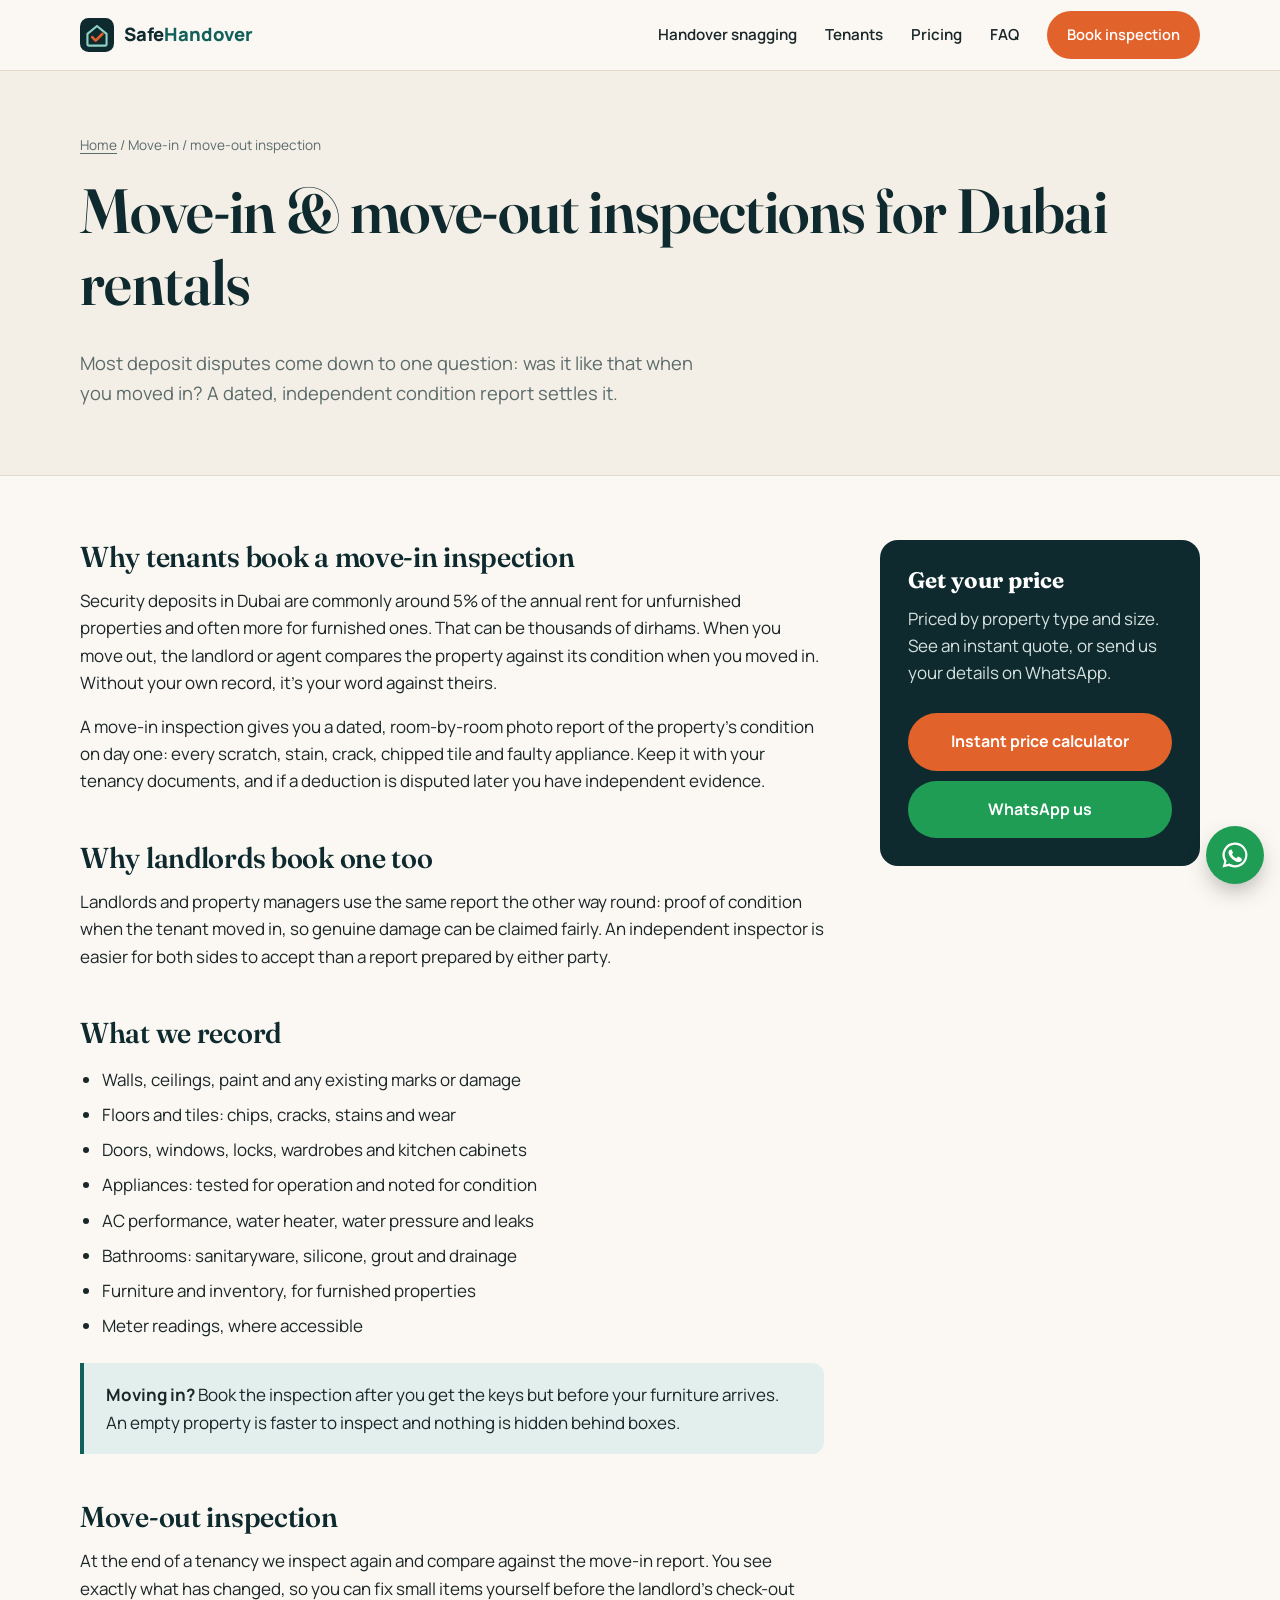
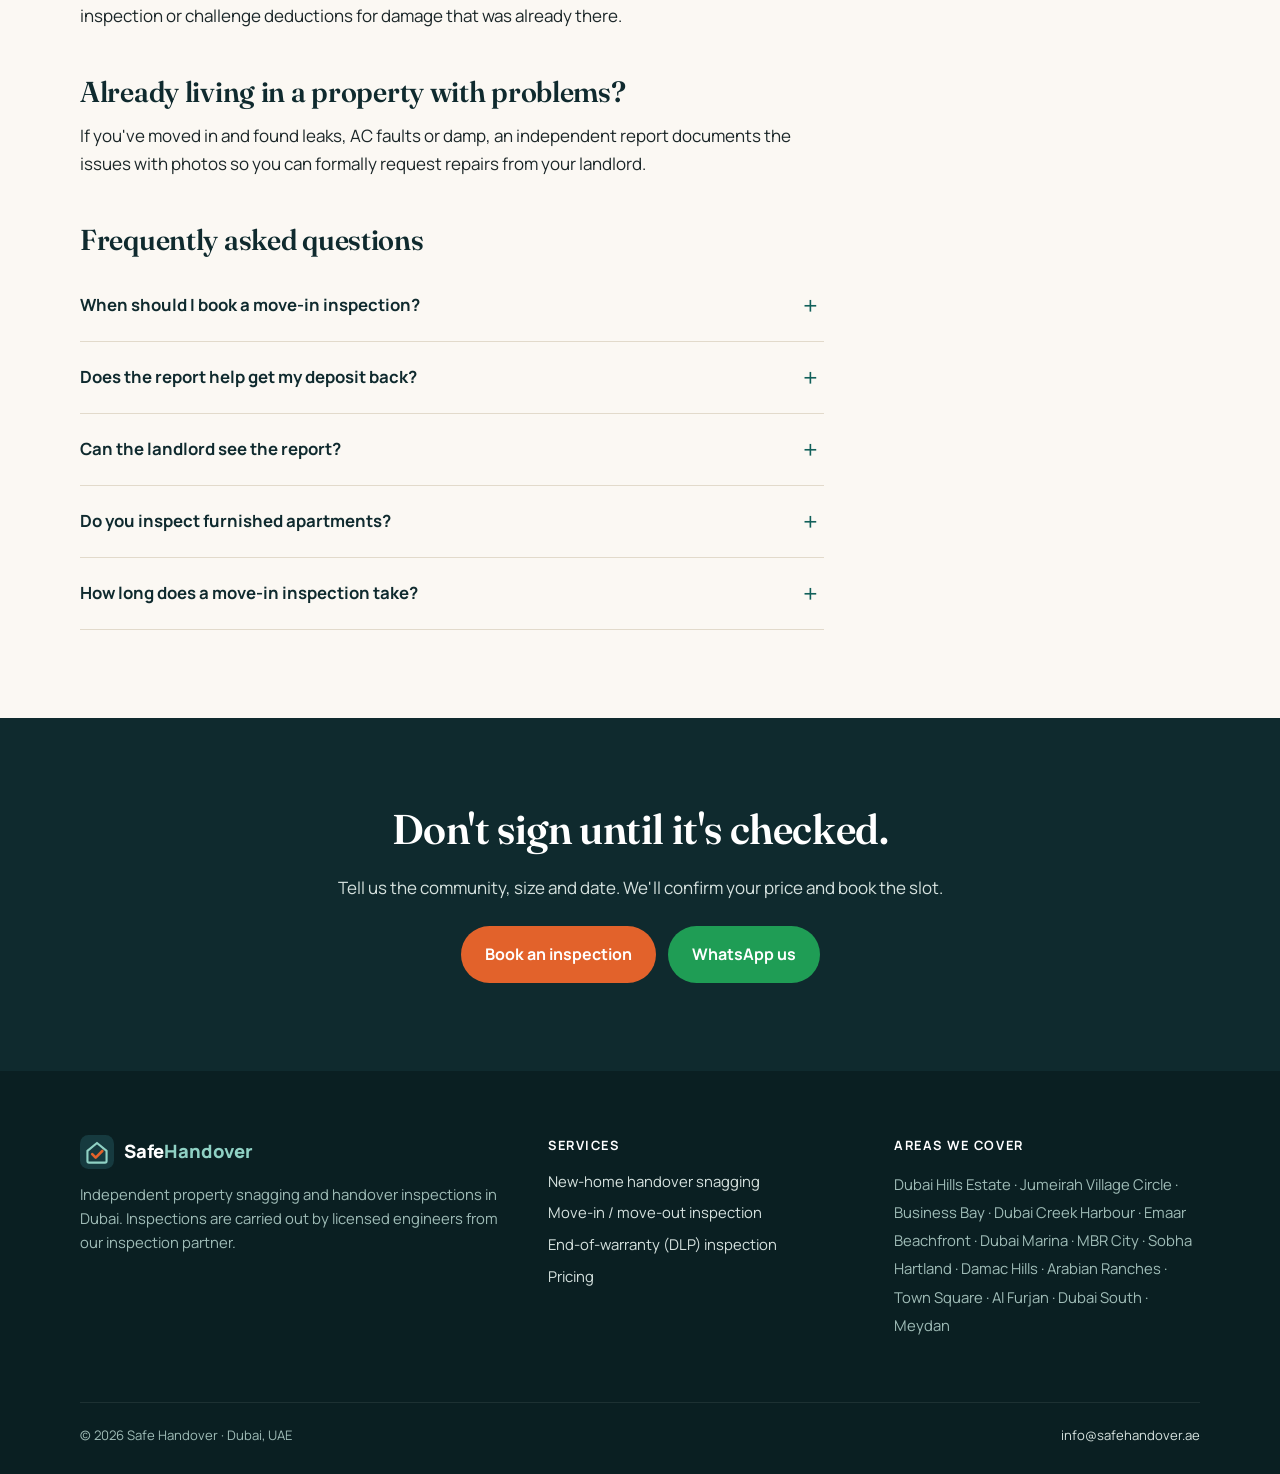
<file: move-in-move-out-inspection/index.html>
<!doctype html>
<html lang="en">
<head>
<meta charset="utf-8">
<meta name="viewport" content="width=device-width, initial-scale=1">
<!-- Google tag (gtag.js) -->
<script async src="https://www.googletagmanager.com/gtag/js?id=G-9QP46VH13N"></script>
<script>
  window.dataLayer = window.dataLayer || [];
  function gtag(){dataLayer.push(arguments);}
  gtag('js', new Date());
  gtag('config', 'G-9QP46VH13N');
</script>
<title>Move-In / Move-Out Inspection Dubai | Protect Your Deposit | Safe Handover</title>
<meta name="description" content="Independent move-in and move-out condition reports for Dubai rentals. Dated photo evidence of every room to protect your security deposit and avoid disputes with your landlord.">
<link rel="canonical" href="https://safehandover.ae/move-in-move-out-inspection/">
<meta name="theme-color" content="#0f2a2e">
<link rel="icon" href="/assets/favicon.svg" type="image/svg+xml">
<meta property="og:type" content="article">
<meta property="og:site_name" content="Safe Handover">
<meta property="og:title" content="Move-In / Move-Out Inspection Dubai | Protect Your Deposit | Safe Handover">
<meta property="og:description" content="Independent move-in and move-out condition reports for Dubai rentals. Dated photo evidence of every room to protect your security deposit and avoid disputes with your landlord.">
<meta property="og:url" content="https://safehandover.ae/move-in-move-out-inspection/">
<meta property="og:locale" content="en_AE">
<link rel="preconnect" href="https://fonts.googleapis.com">
<link rel="preconnect" href="https://fonts.gstatic.com" crossorigin>
<link href="https://fonts.googleapis.com/css2?family=Fraunces:opsz,wght@9..144,500;9..144,600&family=Manrope:wght@400;600;700;800&display=swap" rel="stylesheet">
<link rel="stylesheet" href="/assets/styles.css">
<script type="application/ld+json">
{
  "@context": "https://schema.org",
  "@graph": [
    {
      "@type": "Service",
      "name": "Move-in / move-out inspection",
      "serviceType": "Move-in / move-out inspection",
      "provider": {
        "@id": "https://safehandover.ae/#business"
      },
      "areaServed": {
        "@type": "City",
        "name": "Dubai"
      },
      "url": "https://safehandover.ae/move-in-move-out-inspection/"
    },
    {
      "@type": "BreadcrumbList",
      "itemListElement": [
        {
          "@type": "ListItem",
          "position": 1,
          "name": "Home",
          "item": "https://safehandover.ae/"
        },
        {
          "@type": "ListItem",
          "position": 2,
          "name": "Move-in / move-out inspection",
          "item": "https://safehandover.ae/move-in-move-out-inspection/"
        }
      ]
    },
    {
      "@type": "FAQPage",
      "mainEntity": [
        {
          "@type": "Question",
          "name": "When should I book a move-in inspection?",
          "acceptedAnswer": {
            "@type": "Answer",
            "text": "Ideally on the day you receive the keys, before your furniture and boxes arrive. An empty property is quicker to inspect and nothing is hidden."
          }
        },
        {
          "@type": "Question",
          "name": "Does the report help get my deposit back?",
          "acceptedAnswer": {
            "@type": "Answer",
            "text": "It gives you dated, independent photo evidence of the property's condition when you moved in. That is the strongest evidence you can have if a deduction is disputed. It doesn't guarantee an outcome, but it removes the 'it was like that already' argument."
          }
        },
        {
          "@type": "Question",
          "name": "Can the landlord see the report?",
          "acceptedAnswer": {
            "@type": "Answer",
            "text": "Yes, and we recommend sharing it. When both sides acknowledge the move-in report, check-out is usually quick and dispute-free."
          }
        },
        {
          "@type": "Question",
          "name": "Do you inspect furnished apartments?",
          "acceptedAnswer": {
            "@type": "Answer",
            "text": "Yes. For furnished properties we also record the condition of the furniture and inventory items."
          }
        },
        {
          "@type": "Question",
          "name": "How long does a move-in inspection take?",
          "acceptedAnswer": {
            "@type": "Answer",
            "text": "Usually 1–2 hours for an apartment and 2–4 hours for a villa."
          }
        }
      ]
    }
  ]
}
</script>
</head>
<body>
<a class="skip" href="#main">Skip to content</a>

<header class="site-header">
  <div class="wrap">
    <a class="logo" href="/" aria-label="Safe Handover home">
      <svg viewBox="0 0 64 64" aria-hidden="true"><rect width="64" height="64" rx="16" fill="#0f2a2e"/><path d="M14 30 32 15l18 15v19a3 3 0 0 1-3 3H17a3 3 0 0 1-3-3Z" fill="none" stroke="#8fd1c4" stroke-width="4" stroke-linejoin="round"/><path d="m23 36 6.5 6.5L42 30" fill="none" stroke="#e2622b" stroke-width="5" stroke-linecap="round" stroke-linejoin="round"/></svg>
      <span class="wordmark">Safe<b>Handover</b></span>
    </a>
    <nav class="nav" aria-label="Main">
      <a href="/handover-snagging/">Handover snagging</a>
      <a href="/move-in-move-out-inspection/">Tenants</a>
      <a href="/#pricing">Pricing</a>
      <a href="/#faq">FAQ</a>
      <a class="btn btn--primary" href="/#book">Book inspection</a>
    </nav>
  </div>
</header>

<main id="main">
<section class="page-hero">
  <div class="wrap">
    <nav class="crumbs" aria-label="Breadcrumb"><a href="/">Home</a> / Move-in / move-out inspection</nav>
    <h1>Move-in &amp; move-out inspections for Dubai rentals</h1>
    <p class="lede">Most deposit disputes come down to one question: was it like that when you moved in? A dated, independent condition report settles it.</p>
  </div>
</section>

<div class="wrap article">
  <article>
    <h2>Why tenants book a move-in inspection</h2>
    <p>Security deposits in Dubai are commonly around 5% of the annual rent for unfurnished properties and often more for furnished ones. That can be thousands of dirhams. When you move out, the landlord or agent compares the property against its condition when you moved in. Without your own record, it's your word against theirs.</p>
    <p>A move-in inspection gives you a dated, room-by-room photo report of the property's condition on day one: every scratch, stain, crack, chipped tile and faulty appliance. Keep it with your tenancy documents, and if a deduction is disputed later you have independent evidence.</p>

    <h2>Why landlords book one too</h2>
    <p>Landlords and property managers use the same report the other way round: proof of condition when the tenant moved in, so genuine damage can be claimed fairly. An independent inspector is easier for both sides to accept than a report prepared by either party.</p>

    <h2>What we record</h2>
    <ul>
      <li>Walls, ceilings, paint and any existing marks or damage</li>
      <li>Floors and tiles: chips, cracks, stains and wear</li>
      <li>Doors, windows, locks, wardrobes and kitchen cabinets</li>
      <li>Appliances: tested for operation and noted for condition</li>
      <li>AC performance, water heater, water pressure and leaks</li>
      <li>Bathrooms: sanitaryware, silicone, grout and drainage</li>
      <li>Furniture and inventory, for furnished properties</li>
      <li>Meter readings, where accessible</li>
    </ul>

    <div class="callout"><strong>Moving in?</strong> Book the inspection after you get the keys but before your furniture arrives. An empty property is faster to inspect and nothing is hidden behind boxes.</div>

    <h2>Move-out inspection</h2>
    <p>At the end of a tenancy we inspect again and compare against the move-in report. You see exactly what has changed, so you can fix small items yourself before the landlord's check-out inspection or challenge deductions for damage that was already there.</p>

    <h2>Already living in a property with problems?</h2>
    <p>If you've moved in and found leaks, AC faults or damp, an independent report documents the issues with photos so you can formally request repairs from your landlord.</p>

    <h2>Frequently asked questions</h2>
    <div class="faq">
      <details><summary>When should I book a move-in inspection?</summary><p>Ideally on the day you receive the keys, before your furniture and boxes arrive. An empty property is quicker to inspect and nothing is hidden.</p></details>
      <details><summary>Does the report help get my deposit back?</summary><p>It gives you dated, independent photo evidence of the property's condition when you moved in. That is the strongest evidence you can have if a deduction is disputed. It doesn't guarantee an outcome, but it removes the 'it was like that already' argument.</p></details>
      <details><summary>Can the landlord see the report?</summary><p>Yes, and we recommend sharing it. When both sides acknowledge the move-in report, check-out is usually quick and dispute-free.</p></details>
      <details><summary>Do you inspect furnished apartments?</summary><p>Yes. For furnished properties we also record the condition of the furniture and inventory items.</p></details>
      <details><summary>How long does a move-in inspection take?</summary><p>Usually 1–2 hours for an apartment and 2–4 hours for a villa.</p></details>
    </div>
  </article>
    <aside class="aside">
      <h3>Get your price</h3>
      <p>Priced by property type and size. See an instant quote, or send us your details on WhatsApp.</p>
      <a class="btn btn--primary" href="/#pricing">Instant price calculator</a>
      <a class="btn btn--wa" data-wa="Hi Safe Handover, I'd like to book a move-in / move-out inspection for a rental." data-where="aside" href="/#book">WhatsApp us</a>
    </aside>
</div>

<section class="section section--ink">
  <div class="wrap" style="text-align:center;max-width:760px">
    <h2>Don't sign until it's checked.</h2>
    <p>Tell us the community, size and date. We'll confirm your price and book the slot.</p>
    <div class="hero-ctas" style="justify-content:center;margin-top:24px">
      <a class="btn btn--primary" href="/#book">Book an inspection</a>
      <a class="btn btn--wa" data-wa="Hi Safe Handover, I'd like to book a move-in / move-out inspection for a rental." data-where="page-cta" href="/#book">WhatsApp us</a>
    </div>
  </div>
</section>
</main>

<footer class="site-footer">
  <div class="wrap">
    <div class="footer-grid">
      <div>
        <a class="logo" href="/"><svg viewBox="0 0 64 64" aria-hidden="true" width="34" height="34"><rect width="64" height="64" rx="16" fill="#163a3f"/><path d="M14 30 32 15l18 15v19a3 3 0 0 1-3 3H17a3 3 0 0 1-3-3Z" fill="none" stroke="#8fd1c4" stroke-width="4" stroke-linejoin="round"/><path d="m23 36 6.5 6.5L42 30" fill="none" stroke="#e2622b" stroke-width="5" stroke-linecap="round" stroke-linejoin="round"/></svg><span class="wordmark">Safe<b>Handover</b></span></a>
        <p>Independent property snagging and handover inspections in Dubai. Inspections are carried out by licensed engineers from our inspection partner.</p>
      </div>
      <div>
        <h4>Services</h4>
        <ul>
          <li><a href="/handover-snagging/">New-home handover snagging</a></li>
          <li><a href="/move-in-move-out-inspection/">Move-in / move-out inspection</a></li>
          <li><a href="/#services">End-of-warranty (DLP) inspection</a></li>
          <li><a href="/#pricing">Pricing</a></li>
        </ul>
      </div>
      <div>
        <h4>Areas we cover</h4>
        <p class="areas">Dubai Hills Estate · Jumeirah Village Circle · Business Bay · Dubai Creek Harbour · Emaar Beachfront · Dubai Marina · MBR City · Sobha Hartland · Damac Hills · Arabian Ranches · Town Square · Al Furjan · Dubai South · Meydan</p>
      </div>
    </div>
    <div class="footer-bottom">
      <span>© <span data-year>2026</span> Safe Handover · Dubai, UAE</span>
      <span><a data-email href="#"><span class="val"></span></a></span>
    </div>
  </div>
</footer>

<a class="wa-float" data-wa data-where="float" href="#book" aria-label="Chat on WhatsApp"><svg viewBox="0 0 24 24" fill="currentColor"><path d="M12 2a10 10 0 0 0-8.6 15.1L2 22l5-1.3A10 10 0 1 0 12 2Zm0 18.2a8.2 8.2 0 0 1-4.2-1.2l-.3-.2-3 .8.8-2.9-.2-.3A8.2 8.2 0 1 1 12 20.2Zm4.5-6.1c-.2-.1-1.5-.7-1.7-.8-.2-.1-.4-.1-.6.1l-.8 1c-.1.2-.3.2-.5.1a6.7 6.7 0 0 1-3.3-2.9c-.3-.4.3-.4.7-1.3.1-.2 0-.3 0-.4l-.8-1.8c-.2-.5-.4-.4-.6-.4h-.5a1 1 0 0 0-.7.3 3 3 0 0 0-.9 2.2 5.2 5.2 0 0 0 1.1 2.7 11.8 11.8 0 0 0 4.5 4c1.7.7 2.3.8 3.2.6.5-.1 1.5-.6 1.7-1.2.2-.6.2-1.1.2-1.2-.1-.1-.3-.2-.5-.3Z"/></svg></a>

<script src="/assets/main.js" defer></script>
</body>
</html>
</file>
<file: assets/styles.css>
/* Safe Handover — single stylesheet, no build step */
:root {
  --ink: #0f2a2e;
  --teal: #11605a;
  --teal-soft: #e3efec;
  --sand: #f4efe6;
  --paper: #fbf8f3;
  --white: #ffffff;
  --line: #e2dacb;
  --text: #1b2628;
  --muted: #5b6b6c;
  --accent: #e2622b;
  --accent-dark: #c44f1c;
  --high: #c2410c;
  --med: #b7791f;
  --low: #3f7d58;
  --radius: 14px;
  --shadow: 0 1px 2px rgba(15, 42, 46, .06), 0 12px 32px -12px rgba(15, 42, 46, .18);
  --serif: "Fraunces", Georgia, "Times New Roman", serif;
  --sans: "Manrope", system-ui, -apple-system, "Segoe UI", sans-serif;
  --wrap: 1160px;
}

*, *::before, *::after { box-sizing: border-box; }
html { scroll-behavior: smooth; -webkit-text-size-adjust: 100%; }
body {
  margin: 0;
  font-family: var(--sans);
  font-size: 17px;
  line-height: 1.6;
  color: var(--text);
  background: var(--paper);
  -webkit-font-smoothing: antialiased;
}
img, svg { display: block; max-width: 100%; }
a { color: var(--teal); text-underline-offset: 3px; }
h1, h2, h3 { font-family: var(--serif); font-weight: 600; color: var(--ink); line-height: 1.15; letter-spacing: -0.01em; margin: 0 0 .5em; }
h1 { font-size: clamp(2.3rem, 5.2vw, 3.9rem); font-variation-settings: "opsz" 96; }
h2 { font-size: clamp(1.8rem, 3.4vw, 2.6rem); font-variation-settings: "opsz" 72; }
h3 { font-size: 1.22rem; font-family: var(--sans); font-weight: 700; letter-spacing: 0; }
p { margin: 0 0 1em; }
.wrap { width: 100%; max-width: var(--wrap); margin: 0 auto; padding: 0 20px; }
.eyebrow { font-size: .78rem; font-weight: 800; letter-spacing: .14em; text-transform: uppercase; color: var(--teal); margin-bottom: 12px; display: block; }
.lede { font-size: 1.15rem; color: var(--muted); max-width: 640px; }
.section { padding: 88px 0; }
.section--sand { background: var(--sand); }
.section--ink { background: var(--ink); color: #d6e2df; }
.section--ink h2, .section--ink h3 { color: var(--white); }
.section--ink .eyebrow { color: #8fd1c4; }
.section-head { max-width: 720px; margin-bottom: 48px; }
.skip { position: absolute; left: -9999px; }
.skip:focus { left: 16px; top: 16px; background: var(--white); padding: 8px 12px; z-index: 100; }

/* Buttons */
.btn { white-space: nowrap; display: inline-flex; align-items: center; gap: 10px; padding: 14px 22px; border-radius: 999px; font-weight: 700; font-size: 1rem; text-decoration: none; border: 2px solid transparent; cursor: pointer; transition: background .15s, transform .15s, border-color .15s; font-family: var(--sans); }
.btn:active { transform: translateY(1px); }
.btn--primary { background: var(--accent); color: var(--white); }
.btn--primary:hover { background: var(--accent-dark); }
.btn--ghost { border-color: var(--ink); color: var(--ink); background: transparent; }
.btn--ghost:hover { background: var(--ink); color: var(--white); }
.btn--wa { background: #1f9d55; color: var(--white); }
.btn--wa:hover { background: #17834a; }
.btn svg { width: 20px; height: 20px; flex: none; }

/* Header */
.site-header { position: sticky; top: 0; z-index: 50; background: rgba(251, 248, 243, .92); backdrop-filter: saturate(1.4) blur(10px); border-bottom: 1px solid var(--line); }
.site-header .wrap { display: flex; align-items: center; justify-content: space-between; height: 70px; gap: 16px; }
.logo { display: flex; align-items: center; gap: 10px; text-decoration: none; color: var(--ink); font-weight: 800; font-size: 1.15rem; letter-spacing: -.01em; }
.logo svg { width: 34px; height: 34px; }
.logo b { color: var(--teal); font-weight: 800; }
.nav { display: flex; align-items: center; gap: 28px; }
.nav a { color: var(--text); text-decoration: none; font-weight: 600; font-size: .95rem; }
.nav a:hover { color: var(--teal); }
.nav .btn { padding: 10px 18px; font-size: .92rem; color: var(--white); }
@media (max-width: 860px) { .nav a:not(.btn) { display: none; } }
@media (max-width: 400px) { .nav .btn { padding: 9px 14px; font-size: .85rem; } .logo { font-size: 1.05rem; } }

/* Hero */
.hero { padding: 72px 0 88px; position: relative; overflow: hidden; }
.hero::before { content: ""; position: absolute; inset: 0; background: radial-gradient(900px 500px at 85% 10%, var(--teal-soft), transparent 60%); z-index: -1; }
.hero .wrap { display: grid; grid-template-columns: 1.1fr .9fr; gap: 56px; align-items: center; }
.hero .lede { margin: 20px 0 32px; }
.hero-ctas { display: flex; flex-wrap: wrap; gap: 12px; }
.hero-note { margin-top: 18px; font-size: .9rem; color: var(--muted); }
@media (max-width: 920px) { .hero .wrap { grid-template-columns: 1fr; } .hero { padding: 48px 0 64px; } }

/* Report mock */
.report { background: var(--white); border-radius: 18px; box-shadow: var(--shadow); border: 1px solid var(--line); overflow: hidden; transform: rotate(1.2deg); }
.report-top { background: var(--ink); color: var(--white); padding: 18px 22px; display: flex; justify-content: space-between; align-items: center; gap: 12px; }
.report-top strong { font-size: 1rem; display: block; }
.report-top small { color: #9fbcb7; font-size: .8rem; }
.report-count { font-family: var(--serif); font-size: 2rem; line-height: 1; text-align: right; }
.report-count small { display: block; font-family: var(--sans); font-size: .7rem; letter-spacing: .1em; text-transform: uppercase; }
.snag { display: grid; grid-template-columns: 44px 1fr auto; gap: 14px; align-items: center; padding: 14px 22px; border-bottom: 1px solid var(--line); }
.snag-thumb { width: 44px; height: 44px; border-radius: 8px; background: repeating-linear-gradient(135deg, #e9e2d4 0 6px, #f3eee4 6px 12px); display: grid; place-items: center; color: var(--muted); }
.snag-thumb svg { width: 20px; height: 20px; }
.snag b { display: block; font-size: .93rem; color: var(--ink); }
.snag span { font-size: .8rem; color: var(--muted); }
.tag { font-size: .7rem; font-weight: 800; letter-spacing: .06em; text-transform: uppercase; padding: 4px 9px; border-radius: 999px; }
.tag--high { background: #fde8dc; color: var(--high); }
.tag--med { background: #fbf0d6; color: var(--med); }
.tag--low { background: #e2f1e7; color: var(--low); }
.report-foot { padding: 12px 22px; font-size: .75rem; color: var(--muted); background: var(--paper); }

/* Trust strip */
.trust { border-top: 1px solid var(--line); border-bottom: 1px solid var(--line); background: var(--white); }
.trust .wrap { display: grid; grid-template-columns: repeat(4, 1fr); }
.trust-item { display: flex; gap: 12px; align-items: center; padding: 22px 16px; font-weight: 700; font-size: .95rem; color: var(--ink); }
.trust-item + .trust-item { border-left: 1px solid var(--line); }
.trust-item svg { width: 26px; height: 26px; color: var(--teal); flex: none; }
@media (max-width: 860px) { .trust .wrap { grid-template-columns: 1fr 1fr; } .trust-item:nth-child(3) { border-left: 0; } .trust-item:nth-child(n+3) { border-top: 1px solid var(--line); } }

/* Cards */
.grid-3 { display: grid; grid-template-columns: repeat(3, 1fr); gap: 22px; }
@media (max-width: 920px) { .grid-3 { grid-template-columns: 1fr; } }
.card { background: var(--white); border: 1px solid var(--line); border-radius: var(--radius); padding: 30px; display: flex; flex-direction: column; }
.card p { color: var(--muted); }
.card .badge { align-self: flex-start; font-size: .72rem; font-weight: 800; letter-spacing: .1em; text-transform: uppercase; color: var(--accent-dark); background: #fdeee6; padding: 5px 10px; border-radius: 999px; margin-bottom: 18px; }
.card .link { margin-top: auto; font-weight: 700; text-decoration: none; }
.card .link::after { content: " →"; }
.card ul { padding-left: 18px; color: var(--muted); margin: 0 0 22px; }
.card li { margin-bottom: 4px; }

/* Why */
.why { display: grid; grid-template-columns: .9fr 1.1fr; gap: 64px; align-items: start; }
.why-points { display: grid; gap: 26px; }
.why-point { display: grid; grid-template-columns: 52px 1fr; gap: 18px; }
.why-num { font-family: var(--serif); font-size: 2rem; color: #8fd1c4; line-height: 1; }
.why-point p { margin: 0; color: #b8cbc7; }
@media (max-width: 920px) { .why { grid-template-columns: 1fr; gap: 32px; } }

/* Checklist */
.checks { display: grid; grid-template-columns: repeat(auto-fill, minmax(250px, 1fr)); gap: 18px; }
.check { background: var(--white); border-radius: var(--radius); padding: 24px; border: 1px solid var(--line); }
.check h3 { display: flex; align-items: center; gap: 10px; font-size: 1.05rem; margin-bottom: 12px; }
.check h3 svg { width: 24px; height: 24px; color: var(--teal); flex: none; }
.check ul { list-style: none; padding: 0; margin: 0; font-size: .92rem; color: var(--muted); }
.check li { padding: 5px 0 5px 22px; position: relative; }
.check li::before { content: ""; position: absolute; left: 2px; top: 13px; width: 10px; height: 6px; border-left: 2px solid var(--teal); border-bottom: 2px solid var(--teal); transform: rotate(-45deg); }
.tools { margin-top: 36px; display: flex; flex-wrap: wrap; gap: 10px; align-items: center; }
.tools strong { margin-right: 6px; color: var(--ink); }
.chip { background: var(--white); border: 1px solid var(--line); padding: 7px 14px; border-radius: 999px; font-size: .88rem; font-weight: 600; }

/* Steps */
.steps { display: grid; grid-template-columns: repeat(4, 1fr); gap: 22px; counter-reset: step; }
.step { position: relative; padding-top: 58px; }
.step::before { counter-increment: step; content: "0" counter(step); position: absolute; top: 0; left: 0; font-family: var(--serif); font-size: 2.4rem; color: var(--accent); line-height: 1; }
.step p { color: var(--muted); font-size: .97rem; }
@media (max-width: 920px) { .steps { grid-template-columns: 1fr 1fr; } }
@media (max-width: 560px) { .steps { grid-template-columns: 1fr; } }

/* Pricing calculator */
.calc { display: grid; grid-template-columns: 1.1fr .9fr; background: var(--white); border-radius: 20px; border: 1px solid var(--line); box-shadow: var(--shadow); overflow: hidden; }
.calc-form { padding: 36px; display: grid; gap: 26px; }
.calc-result { background: var(--ink); color: #d6e2df; padding: 36px; display: flex; flex-direction: column; }
.calc-result .price { font-family: var(--serif); font-size: clamp(2.6rem, 6vw, 3.6rem); color: var(--white); line-height: 1; margin: 10px 0 6px; }
.calc-result .price small { font-size: 1.1rem; font-family: var(--sans); font-weight: 700; color: #8fd1c4; margin-right: 6px; }
.calc-result ul { list-style: none; padding: 0; margin: 20px 0 28px; font-size: .95rem; }
.calc-result li { padding: 6px 0 6px 26px; position: relative; }
.calc-result li::before { content: ""; position: absolute; left: 4px; top: 13px; width: 10px; height: 6px; border-left: 2px solid #8fd1c4; border-bottom: 2px solid #8fd1c4; transform: rotate(-45deg); }
.calc-result .btn { margin-top: auto; justify-content: center; }
.calc-note { font-size: .8rem; color: #9fbcb7; margin: 12px 0 0; }
.field-label { font-weight: 700; font-size: .9rem; color: var(--ink); margin-bottom: 10px; display: block; }
.seg { display: flex; flex-wrap: wrap; gap: 8px; }
.seg input { position: absolute; opacity: 0; pointer-events: none; }
.seg label { padding: 10px 16px; border: 1.5px solid var(--line); border-radius: 10px; cursor: pointer; font-weight: 600; font-size: .93rem; background: var(--paper); }
.seg input:checked + label { border-color: var(--teal); background: var(--teal-soft); color: var(--ink); }
.seg input:focus-visible + label { outline: 2px solid var(--teal); outline-offset: 2px; }
.size-row { display: flex; align-items: baseline; justify-content: space-between; }
.size-out { font-family: var(--serif); font-size: 1.5rem; color: var(--ink); }
input[type=range] { width: 100%; accent-color: var(--teal); height: 28px; }
.range-ends { display: flex; justify-content: space-between; font-size: .8rem; color: var(--muted); }
@media (max-width: 860px) { .calc { grid-template-columns: 1fr; } .calc-form, .calc-result { padding: 26px; } }

/* Report features */
.split { display: grid; grid-template-columns: 1fr 1fr; gap: 56px; align-items: center; }
@media (max-width: 920px) { .split { grid-template-columns: 1fr; gap: 32px; } }
.feature-list { list-style: none; padding: 0; margin: 0; display: grid; gap: 18px; }
.feature-list li { display: grid; grid-template-columns: 36px 1fr; gap: 14px; }
.feature-list svg { width: 28px; height: 28px; color: var(--teal); }
.feature-list b { display: block; color: var(--ink); }
.feature-list span { color: var(--muted); font-size: .95rem; }

/* FAQ */
.faq { max-width: 820px; }
.faq details { border-bottom: 1px solid var(--line); }
.faq summary { list-style: none; cursor: pointer; padding: 22px 40px 22px 0; font-weight: 700; font-size: 1.05rem; color: var(--ink); position: relative; }
.faq summary::-webkit-details-marker { display: none; }
.faq summary::after { content: "+"; position: absolute; right: 6px; top: 16px; font-size: 1.6rem; font-weight: 400; color: var(--teal); transition: transform .2s; }
.faq details[open] summary::after { transform: rotate(45deg); }
.faq details p { color: var(--muted); padding-bottom: 6px; }

/* Booking form */
.book { display: grid; grid-template-columns: .9fr 1.1fr; gap: 56px; align-items: start; }
@media (max-width: 920px) { .book { grid-template-columns: 1fr; gap: 32px; } }
.form { background: var(--white); border-radius: 20px; padding: 32px; display: grid; grid-template-columns: 1fr 1fr; gap: 16px; color: var(--text); }
.form .full { grid-column: 1 / -1; }
.form label { font-size: .86rem; font-weight: 700; color: var(--ink); display: grid; gap: 6px; }
.form input, .form select, .form textarea { font: inherit; font-size: 1rem; padding: 12px 14px; border: 1.5px solid var(--line); border-radius: 10px; background: var(--paper); color: var(--text); width: 100%; }
.form input:focus, .form select:focus, .form textarea:focus { outline: none; border-color: var(--teal); background: var(--white); }
.form .btn { justify-content: center; width: 100%; }
.form-msg { font-size: .9rem; margin: 0; }
.form-msg.ok { color: var(--low); font-weight: 700; }
.form-msg.err { color: var(--high); }
@media (max-width: 560px) { .form { grid-template-columns: 1fr; padding: 22px; } }
.contact-lines { list-style: none; padding: 0; margin: 28px 0 0; display: grid; gap: 14px; }
.contact-lines a { color: var(--white); font-weight: 700; text-decoration: none; display: inline-flex; gap: 10px; align-items: center; }
.contact-lines svg { width: 22px; height: 22px; color: #8fd1c4; }

/* Article (service pages) */
.page-hero { padding: 64px 0 48px; background: var(--sand); border-bottom: 1px solid var(--line); }
.crumbs { font-size: .85rem; color: var(--muted); margin-bottom: 18px; }
.crumbs a { color: var(--muted); }
.article { display: grid; grid-template-columns: minmax(0, 1fr) 320px; gap: 56px; padding-top: 64px; padding-bottom: 88px; }
.article h2 { font-size: 1.8rem; margin-top: 1.6em; }
.article h2:first-child { margin-top: 0; }
.article ul, .article ol { padding-left: 22px; }
.article li { margin-bottom: 8px; }
.aside { position: sticky; top: 96px; align-self: start; background: var(--ink); color: #d6e2df; border-radius: 18px; padding: 28px; }
.aside h3 { color: var(--white); font-family: var(--serif); font-size: 1.4rem; }
.aside .btn { width: 100%; justify-content: center; margin-top: 10px; }
.callout { background: var(--teal-soft); border-left: 4px solid var(--teal); padding: 18px 22px; border-radius: 0 12px 12px 0; margin: 24px 0; }
@media (max-width: 920px) { .article { grid-template-columns: 1fr; } .aside { position: static; } }

/* Footer */
.site-footer { background: #0a1f22; color: #9fbcb7; padding: 64px 0 28px; font-size: .93rem; }
.footer-grid { display: grid; grid-template-columns: 1.4fr 1fr 1fr; gap: 40px; }
.site-footer h4 { color: var(--white); font-size: .8rem; letter-spacing: .12em; text-transform: uppercase; margin: 0 0 14px; }
.site-footer a { color: #d6e2df; text-decoration: none; }
.site-footer a:hover { color: var(--white); }
.site-footer ul { list-style: none; padding: 0; margin: 0; display: grid; gap: 8px; }
.site-footer .logo { color: var(--white); margin-bottom: 14px; }
.site-footer .logo b { color: #8fd1c4; }
.areas { line-height: 1.9; }
.footer-bottom { border-top: 1px solid rgba(255,255,255,.08); margin-top: 48px; padding-top: 22px; display: flex; flex-wrap: wrap; justify-content: space-between; gap: 12px; font-size: .82rem; }
@media (max-width: 860px) { .footer-grid { grid-template-columns: 1fr; } }

/* Floating WhatsApp (mobile) */
.wa-float { position: fixed; right: 16px; bottom: 16px; z-index: 60; width: 58px; height: 58px; border-radius: 50%; background: #1f9d55; color: var(--white); display: grid; place-items: center; box-shadow: 0 10px 24px -6px rgba(0,0,0,.35); }
.wa-float svg { width: 30px; height: 30px; }

@media (prefers-reduced-motion: reduce) { html { scroll-behavior: auto; } * { transition: none !important; } }
</file>
